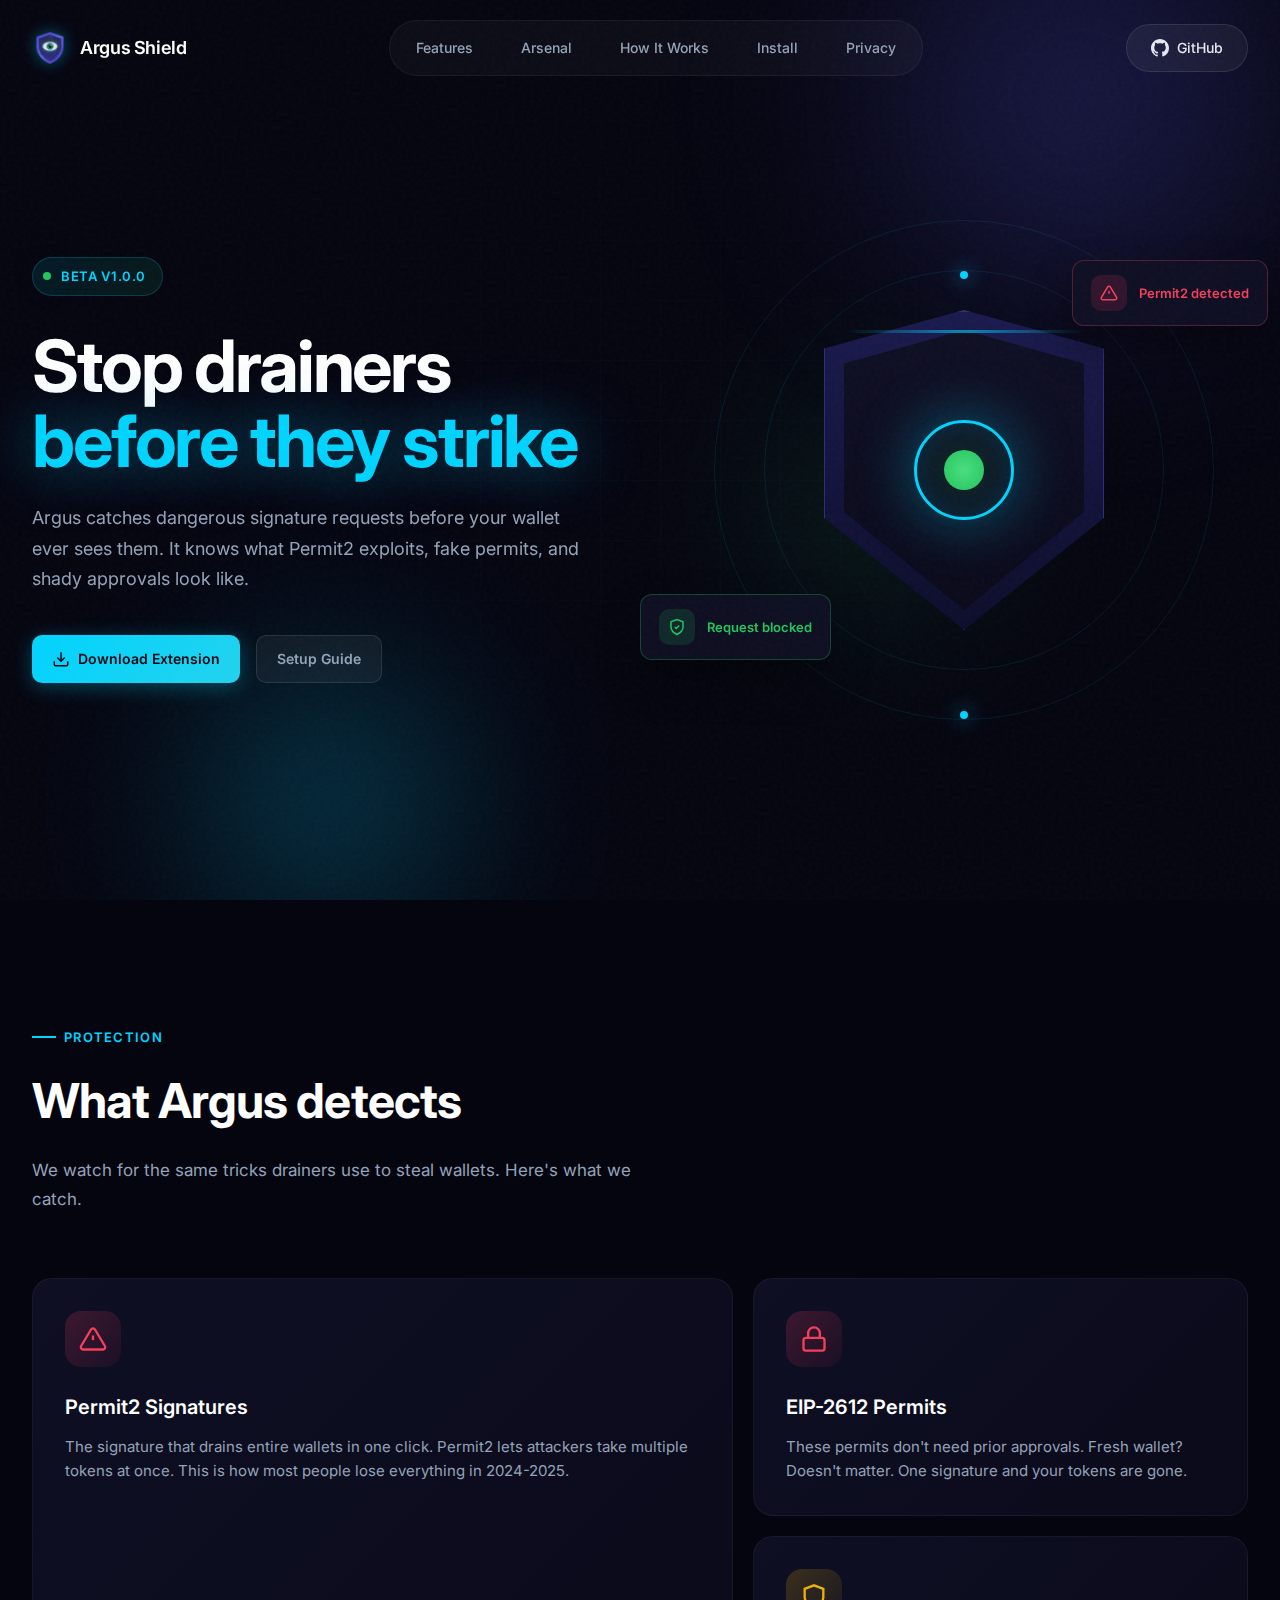
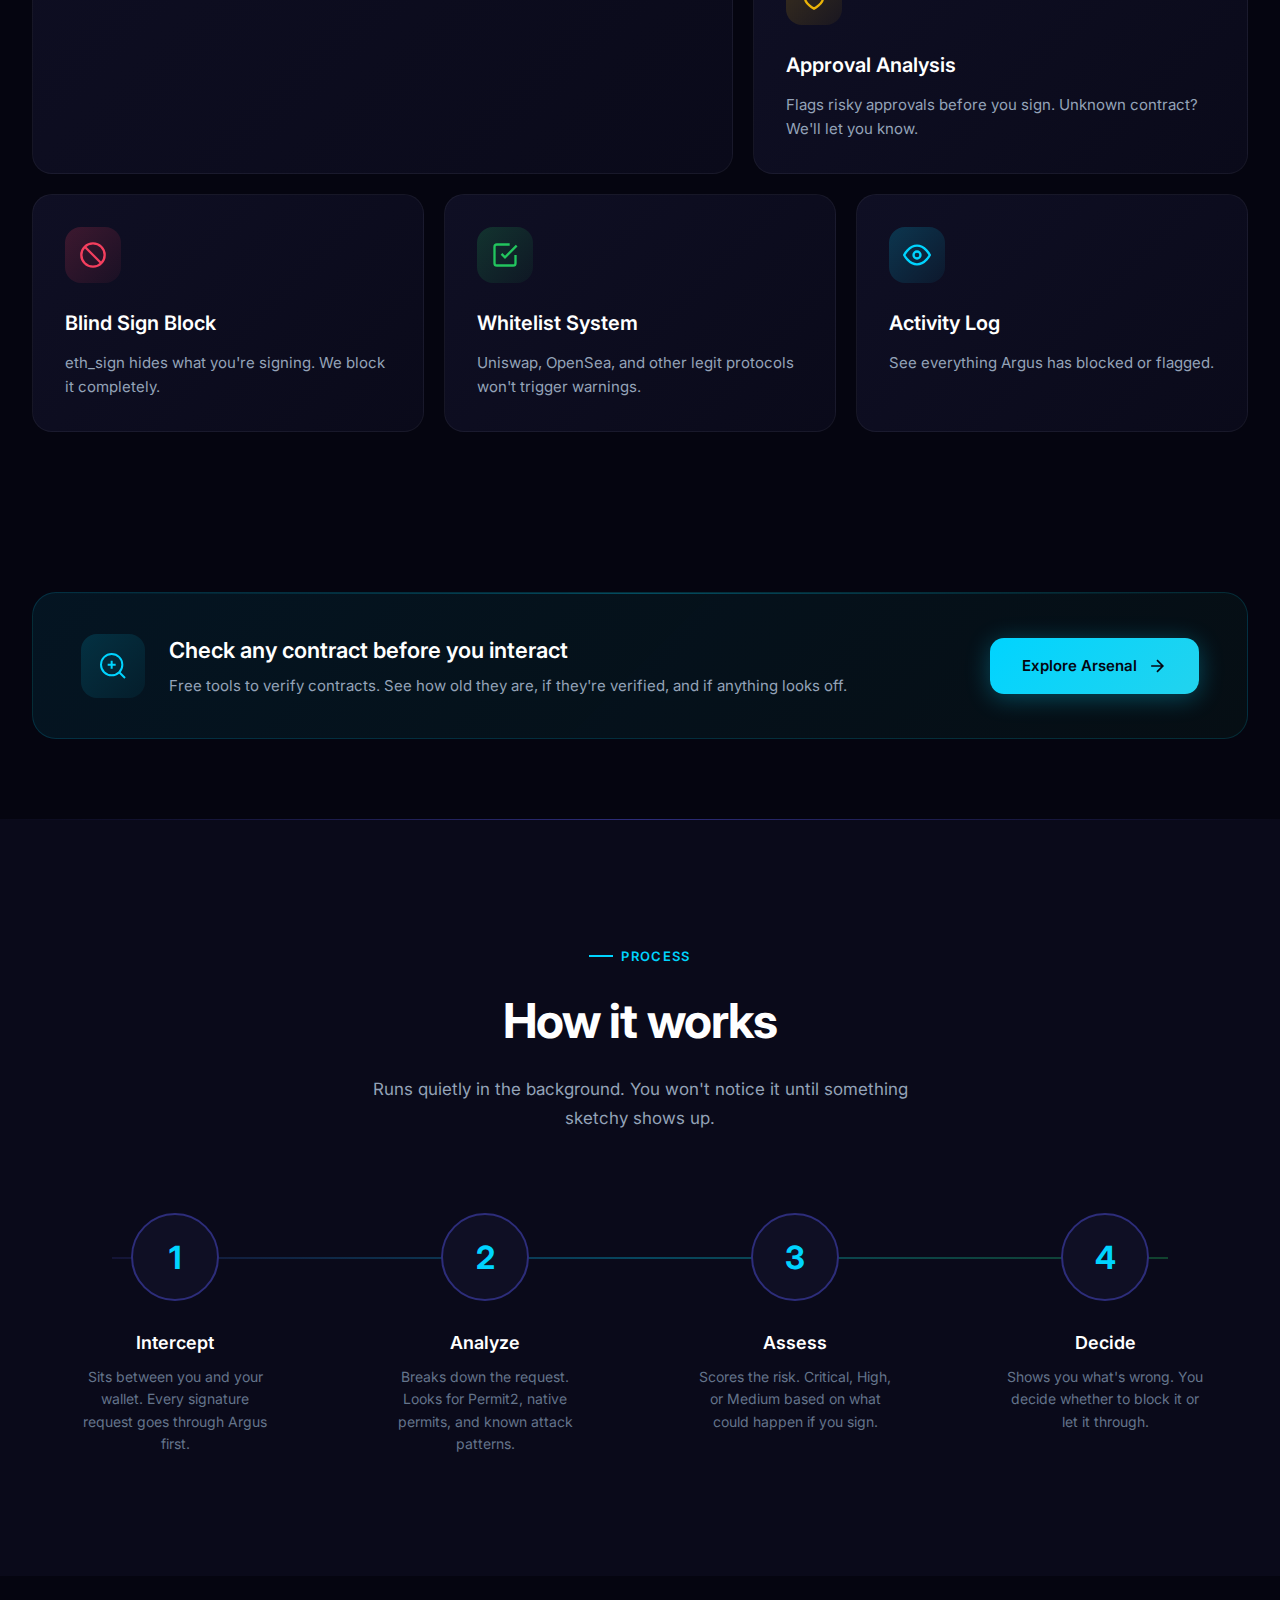
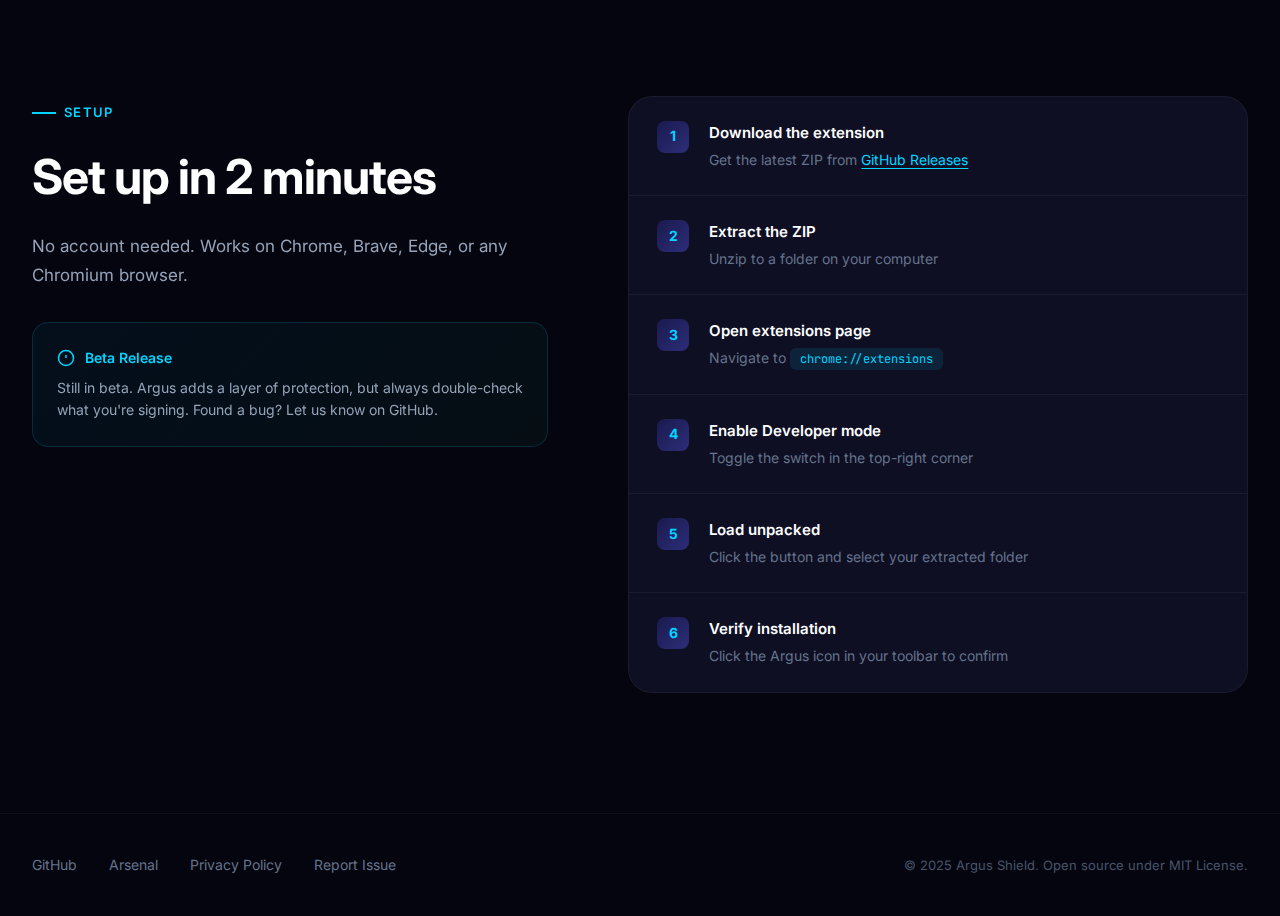
<file: index.html>
<!DOCTYPE html>
<html lang="en">
<head>
  <meta charset="UTF-8">
  <meta name="viewport" content="width=device-width, initial-scale=1.0">
  <title>Argus Shield - Web3 Wallet Security</title>
  <meta name="description" content="Real-time protection against cryptocurrency wallet drainer attacks. Open-source browser extension.">
  <link rel="icon" type="image/png" href="src/icons/icon32.png">
  <link rel="stylesheet" href="css/styles.css">
  <link rel="stylesheet" href="css/arsenal.css">
</head>
<body>
  <!-- Navigation -->
  <nav class="nav" id="nav">
    <div class="container">
      <div class="nav__inner">
        <a href="#" class="nav__brand">
          <img src="src/icons/icon32.png" alt="Argus Shield">
          <span>Argus Shield</span>
        </a>
        <div class="nav__menu">
          <a href="#features" class="nav__link">Features</a>
          <div class="nav__dropdown">
            <a href="arsenal.html" class="nav__link">Arsenal</a>
            <div class="nav__dropdown-menu">
              <a href="tools/contract-scanner.html" class="nav__dropdown-item">
                <span class="nav__dropdown-icon">🔍</span>
                Contract Scanner
              </a>
              <a href="#" class="nav__dropdown-item nav__dropdown-item--disabled">
                <span class="nav__dropdown-icon">📝</span>
                Signature Analyzer
                <span class="nav__dropdown-badge">Soon</span>
              </a>
              <a href="#" class="nav__dropdown-item nav__dropdown-item--disabled">
                <span class="nav__dropdown-icon">✓</span>
                Approval Checker
                <span class="nav__dropdown-badge">Soon</span>
              </a>
            </div>
          </div>
          <a href="#process" class="nav__link">How It Works</a>
          <a href="#install" class="nav__link">Install</a>
          <a href="privacy.html" class="nav__link">Privacy</a>
        </div>
        <a href="https://github.com/dev-prometheus/argus-shield" target="_blank" class="nav__cta">
          <svg viewBox="0 0 24 24" fill="currentColor"><path d="M12 0C5.37 0 0 5.37 0 12c0 5.31 3.435 9.795 8.205 11.385.6.105.825-.255.825-.57 0-.285-.015-1.23-.015-2.235-3.015.555-3.795-.735-4.035-1.41-.135-.345-.72-1.41-1.23-1.695-.42-.225-1.02-.78-.015-.795.945-.015 1.62.87 1.845 1.23 1.08 1.815 2.805 1.305 3.495.99.105-.78.42-1.305.765-1.605-2.67-.3-5.46-1.335-5.46-5.925 0-1.305.465-2.385 1.23-3.225-.12-.3-.54-1.53.12-3.18 0 0 1.005-.315 3.3 1.23.96-.27 1.98-.405 3-.405s2.04.135 3 .405c2.295-1.56 3.3-1.23 3.3-1.23.66 1.65.24 2.88.12 3.18.765.84 1.23 1.905 1.23 3.225 0 4.605-2.805 5.625-5.475 5.925.435.375.81 1.095.81 2.22 0 1.605-.015 2.895-.015 3.3 0 .315.225.69.825.57A12.02 12.02 0 0024 12c0-6.63-5.37-12-12-12z"/></svg>
          GitHub
        </a>
      </div>
    </div>
  </nav>

  <!-- Hero -->
  <section class="hero">
    <div class="hero__bg">
      <div class="hero__orb hero__orb--1"></div>
      <div class="hero__orb hero__orb--2"></div>
      <div class="hero__orb hero__orb--3"></div>
      <div class="hero__grid"></div>
    </div>
    
    <div class="container">
      <div class="hero__content">
        <div class="hero__text">
          <div class="hero__badge">
            <span class="hero__badge-dot"></span>
            <span class="hero__badge-text">Beta v1.0.0</span>
          </div>
          <h1 class="hero__title">
            Stop drainers
            <span>before they strike</span>
          </h1>
          <p class="hero__desc">
            Argus catches dangerous signature requests before your wallet ever sees them. It knows what Permit2 exploits, fake permits, and shady approvals look like.
          </p>
          <div class="hero__actions">
            <a href="https://github.com/dev-prometheus/argus-shield/releases" class="btn btn--primary">
              <svg viewBox="0 0 24 24" fill="none" stroke="currentColor" stroke-width="2">
                <path d="M21 15v4a2 2 0 01-2 2H5a2 2 0 01-2-2v-4"/><polyline points="7,10 12,15 17,10"/><line x1="12" y1="15" x2="12" y2="3"/>
              </svg>
              Download Extension
            </a>
            <a href="#install" class="btn btn--secondary">Setup Guide</a>
          </div>
        </div>
        
        <div class="hero__visual">
          <div class="orbit orbit--1"><div class="orbit__dot"></div></div>
          <div class="orbit orbit--2"><div class="orbit__dot"></div></div>
          
          <div class="shield">
            <div class="shield__body"></div>
            <div class="shield__inner"></div>
            <div class="shield__scan"></div>
            <div class="shield__eye">
              <div class="shield__eye-outer"></div>
              <div class="shield__eye-inner"></div>
            </div>
          </div>
          
          <div class="float-card float-card--threat">
            <div class="float-card__icon float-card__icon--danger">
              <svg viewBox="0 0 24 24" fill="none" stroke="currentColor" stroke-width="2">
                <path d="M10.29 3.86L1.82 18a2 2 0 001.71 3h16.94a2 2 0 001.71-3L13.71 3.86a2 2 0 00-3.42 0z"/>
                <line x1="12" y1="9" x2="12" y2="13"/><line x1="12" y1="17" x2="12.01" y2="17"/>
              </svg>
            </div>
            <span class="float-card__text float-card__text--danger">Permit2 detected</span>
          </div>
          
          <div class="float-card float-card--safe">
            <div class="float-card__icon float-card__icon--success">
              <svg viewBox="0 0 24 24" fill="none" stroke="currentColor" stroke-width="2">
                <path d="M12 22s8-4 8-10V5l-8-3-8 3v7c0 6 8 10 8 10z"/>
                <path d="M9 12l2 2 4-4"/>
              </svg>
            </div>
            <span class="float-card__text float-card__text--success">Request blocked</span>
          </div>
        </div>
      </div>
    </div>
  </section>

  <!-- Features - Bento Grid -->
  <section class="features" id="features">
    <div class="container">
      <div class="features__header">
        <div class="section__label">Protection</div>
        <h2 class="section__title">What Argus detects</h2>
        <p class="section__desc">We watch for the same tricks drainers use to steal wallets. Here's what we catch.</p>
      </div>
      
      <div class="bento">
        <div class="bento__item bento__item--1">
          <div class="bento__icon bento__icon--danger">
            <svg viewBox="0 0 24 24" fill="none" stroke="currentColor" stroke-width="2">
              <path d="M10.29 3.86L1.82 18a2 2 0 001.71 3h16.94a2 2 0 001.71-3L13.71 3.86a2 2 0 00-3.42 0z"/>
              <line x1="12" y1="9" x2="12" y2="13"/><line x1="12" y1="17" x2="12.01" y2="17"/>
            </svg>
          </div>
          <h3 class="bento__title">Permit2 Signatures</h3>
          <p class="bento__desc">The signature that drains entire wallets in one click. Permit2 lets attackers take multiple tokens at once. This is how most people lose everything in 2024-2025.</p>
        </div>
        
        <div class="bento__item bento__item--2">
          <div class="bento__icon bento__icon--danger">
            <svg viewBox="0 0 24 24" fill="none" stroke="currentColor" stroke-width="2">
              <rect x="3" y="11" width="18" height="11" rx="2" ry="2"/>
              <path d="M7 11V7a5 5 0 0110 0v4"/>
            </svg>
          </div>
          <h3 class="bento__title">EIP-2612 Permits</h3>
          <p class="bento__desc">These permits don't need prior approvals. Fresh wallet? Doesn't matter. One signature and your tokens are gone.</p>
        </div>
        
        <div class="bento__item bento__item--3">
          <div class="bento__icon bento__icon--warning">
            <svg viewBox="0 0 24 24" fill="none" stroke="currentColor" stroke-width="2">
              <path d="M12 22s8-4 8-10V5l-8-3-8 3v7c0 6 8 10 8 10z"/>
            </svg>
          </div>
          <h3 class="bento__title">Approval Analysis</h3>
          <p class="bento__desc">Flags risky approvals before you sign. Unknown contract? We'll let you know.</p>
        </div>
        
        <div class="bento__item bento__item--4">
          <div class="bento__icon bento__icon--danger">
            <svg viewBox="0 0 24 24" fill="none" stroke="currentColor" stroke-width="2">
              <circle cx="12" cy="12" r="10"/><line x1="4.93" y1="4.93" x2="19.07" y2="19.07"/>
            </svg>
          </div>
          <h3 class="bento__title">Blind Sign Block</h3>
          <p class="bento__desc">eth_sign hides what you're signing. We block it completely.</p>
        </div>
        
        <div class="bento__item bento__item--5">
          <div class="bento__icon bento__icon--success">
            <svg viewBox="0 0 24 24" fill="none" stroke="currentColor" stroke-width="2">
              <path d="M9 11l3 3L22 4"/><path d="M21 12v7a2 2 0 01-2 2H5a2 2 0 01-2-2V5a2 2 0 012-2h11"/>
            </svg>
          </div>
          <h3 class="bento__title">Whitelist System</h3>
          <p class="bento__desc">Uniswap, OpenSea, and other legit protocols won't trigger warnings.</p>
        </div>
        
        <div class="bento__item bento__item--6">
          <div class="bento__icon bento__icon--cyan">
            <svg viewBox="0 0 24 24" fill="none" stroke="currentColor" stroke-width="2">
              <path d="M1 12s4-8 11-8 11 8 11 8-4 8-11 8-11-8-11-8z"/>
              <circle cx="12" cy="12" r="3"/>
            </svg>
          </div>
          <h3 class="bento__title">Activity Log</h3>
          <p class="bento__desc">See everything Argus has blocked or flagged.</p>
        </div>
      </div>
    </div>
  </section>

  <!-- Arsenal CTA -->
  <section class="arsenal-cta">
    <div class="container">
      <div class="arsenal-cta__card">
        <div class="arsenal-cta__content">
          <div class="arsenal-cta__icon">
            <svg viewBox="0 0 24 24" fill="none" stroke="currentColor" stroke-width="1.5">
              <circle cx="11" cy="11" r="8"/>
              <path d="M21 21l-4.35-4.35"/>
              <path d="M11 8v6M8 11h6"/>
            </svg>
          </div>
          <div class="arsenal-cta__text">
            <h3>Check any contract before you interact</h3>
            <p>Free tools to verify contracts. See how old they are, if they're verified, and if anything looks off.</p>
          </div>
        </div>
        <a href="arsenal.html" class="arsenal-cta__btn">
          Explore Arsenal
          <svg viewBox="0 0 24 24" fill="none" stroke="currentColor" stroke-width="2">
            <path d="M5 12h14M12 5l7 7-7 7"/>
          </svg>
        </a>
      </div>
    </div>
  </section>

  <!-- Process -->
  <section class="process" id="process">
    <div class="container">
      <div class="process__header">
        <div class="section__label">Process</div>
        <h2 class="section__title">How it works</h2>
        <p class="section__desc">Runs quietly in the background. You won't notice it until something sketchy shows up.</p>
      </div>
      
      <div class="process__flow">
        <div class="process__step">
          <div class="process__num">1</div>
          <h3 class="process__title">Intercept</h3>
          <p class="process__desc">Sits between you and your wallet. Every signature request goes through Argus first.</p>
        </div>
        <div class="process__step">
          <div class="process__num">2</div>
          <h3 class="process__title">Analyze</h3>
          <p class="process__desc">Breaks down the request. Looks for Permit2, native permits, and known attack patterns.</p>
        </div>
        <div class="process__step">
          <div class="process__num">3</div>
          <h3 class="process__title">Assess</h3>
          <p class="process__desc">Scores the risk. Critical, High, or Medium based on what could happen if you sign.</p>
        </div>
        <div class="process__step">
          <div class="process__num">4</div>
          <h3 class="process__title">Decide</h3>
          <p class="process__desc">Shows you what's wrong. You decide whether to block it or let it through.</p>
        </div>
      </div>
    </div>
  </section>

  <!-- Installation -->
  <section class="install" id="install">
    <div class="container">
      <div class="install__grid">
        <div class="install__content">
          <div class="section__label">Setup</div>
          <h2 class="section__title">Set up in 2 minutes</h2>
          <p class="section__desc">No account needed. Works on Chrome, Brave, Edge, or any Chromium browser.</p>
          
          <div class="notice">
            <div class="notice__title">
              <svg viewBox="0 0 24 24" fill="none" stroke="currentColor" stroke-width="2">
                <circle cx="12" cy="12" r="10"/><line x1="12" y1="8" x2="12" y2="12"/><line x1="12" y1="16" x2="12.01" y2="16"/>
              </svg>
              Beta Release
            </div>
            <p class="notice__text">Still in beta. Argus adds a layer of protection, but always double-check what you're signing. Found a bug? Let us know on GitHub.</p>
          </div>
        </div>
        
        <div class="install__steps">
          <div class="install__step">
            <div class="install__step-num">1</div>
            <div class="install__step-content">
              <h4>Download the extension</h4>
              <p>Get the latest ZIP from <a href="https://github.com/dev-prometheus/argus-shield/releases" target="_blank">GitHub Releases</a></p>
            </div>
          </div>
          <div class="install__step">
            <div class="install__step-num">2</div>
            <div class="install__step-content">
              <h4>Extract the ZIP</h4>
              <p>Unzip to a folder on your computer</p>
            </div>
          </div>
          <div class="install__step">
            <div class="install__step-num">3</div>
            <div class="install__step-content">
              <h4>Open extensions page</h4>
              <p>Navigate to <code>chrome://extensions</code></p>
            </div>
          </div>
          <div class="install__step">
            <div class="install__step-num">4</div>
            <div class="install__step-content">
              <h4>Enable Developer mode</h4>
              <p>Toggle the switch in the top-right corner</p>
            </div>
          </div>
          <div class="install__step">
            <div class="install__step-num">5</div>
            <div class="install__step-content">
              <h4>Load unpacked</h4>
              <p>Click the button and select your extracted folder</p>
            </div>
          </div>
          <div class="install__step">
            <div class="install__step-num">6</div>
            <div class="install__step-content">
              <h4>Verify installation</h4>
              <p>Click the Argus icon in your toolbar to confirm</p>
            </div>
          </div>
        </div>
      </div>
    </div>
  </section>

  <!-- Footer -->
  <footer class="footer">
    <div class="container">
      <div class="footer__inner">
        <div class="footer__links">
          <a href="https://github.com/dev-prometheus/argus-shield" target="_blank" class="footer__link">GitHub</a>
          <a href="arsenal.html" class="footer__link">Arsenal</a>
          <a href="privacy.html" class="footer__link">Privacy Policy</a>
          <a href="https://github.com/dev-prometheus/argus-shield/issues" target="_blank" class="footer__link">Report Issue</a>
        </div>
        <div class="footer__copy">© 2025 Argus Shield. Open source under MIT License.</div>
      </div>
    </div>
  </footer>

  <script>
    // Nav scroll
    const nav = document.getElementById('nav');
    let lastScroll = 0;
    
    window.addEventListener('scroll', () => {
      nav.classList.toggle('scrolled', window.scrollY > 50);
    });
    
    // Smooth scroll for anchor links
    document.querySelectorAll('a[href^="#"]').forEach(anchor => {
      anchor.addEventListener('click', function(e) {
        e.preventDefault();
        const target = document.querySelector(this.getAttribute('href'));
        if (target) {
          target.scrollIntoView({ behavior: 'smooth', block: 'start' });
        }
      });
    });
  </script>
</body>
</html>
</file>
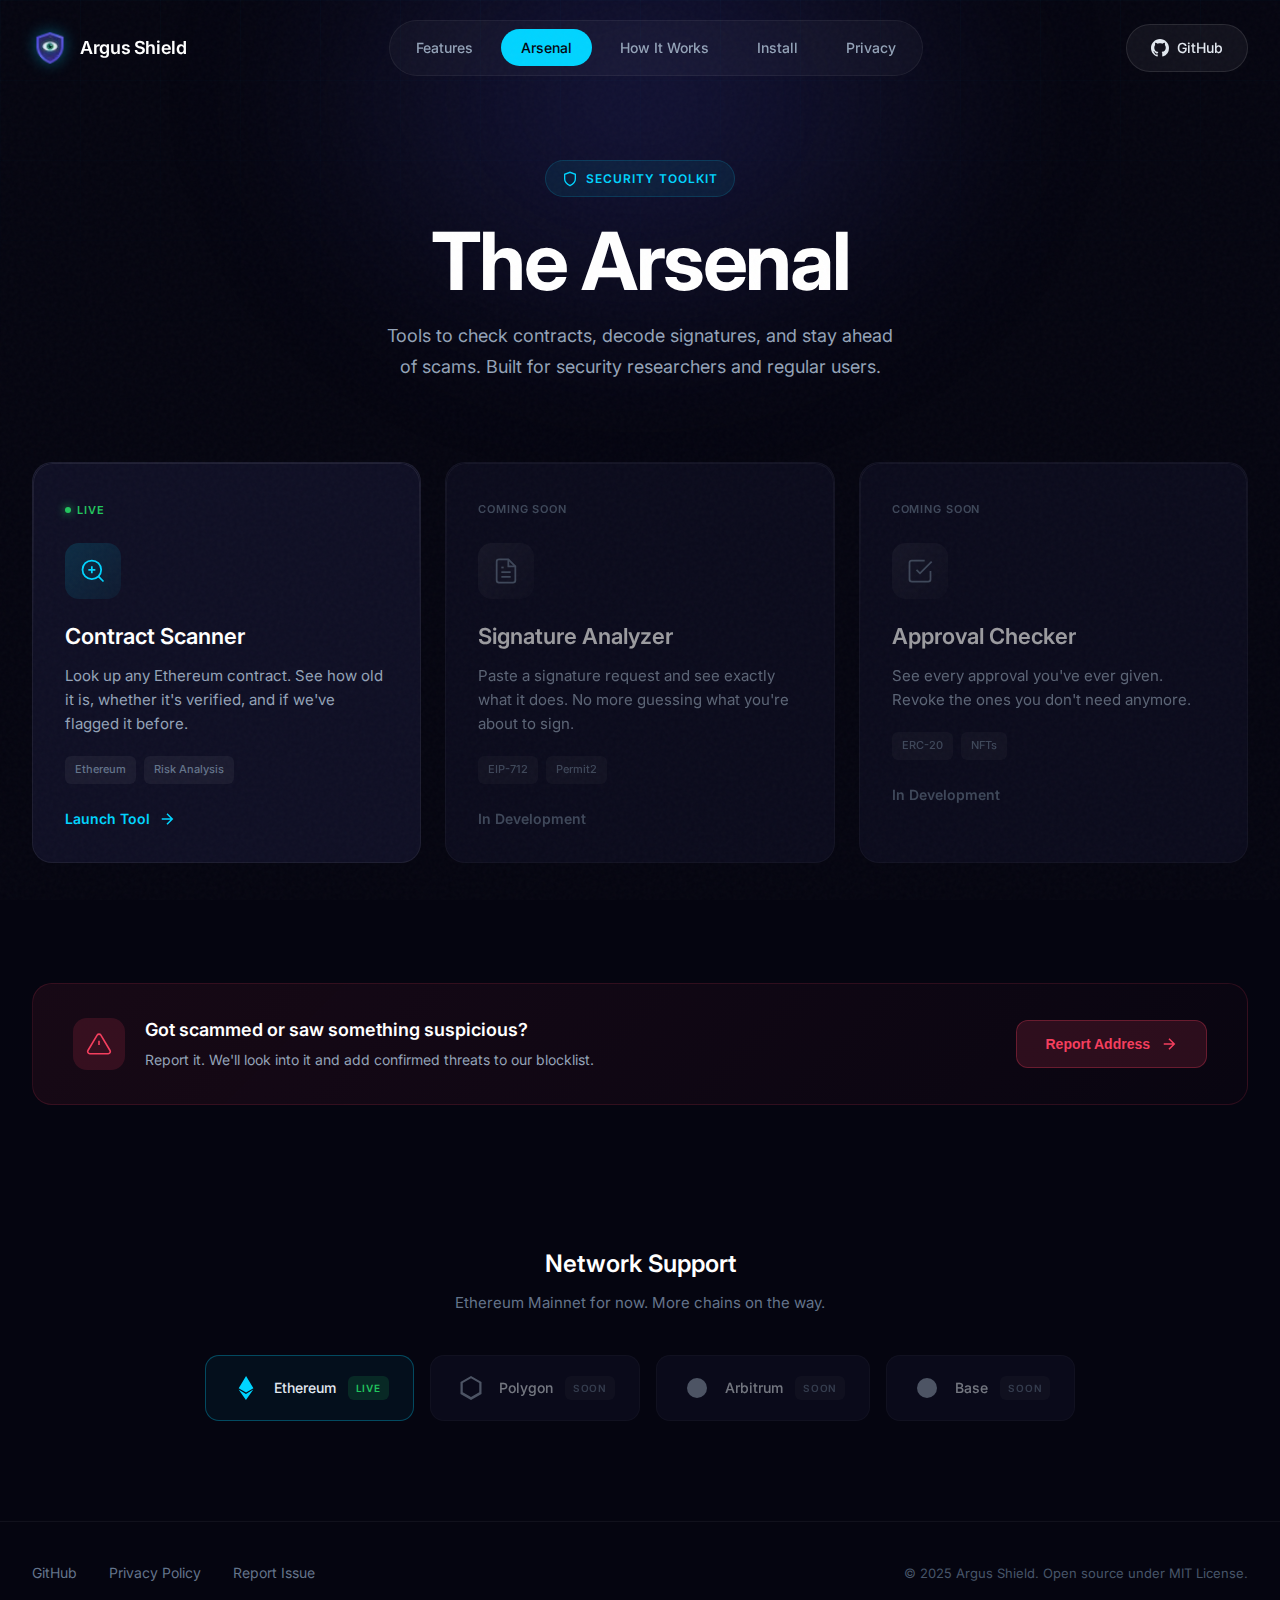
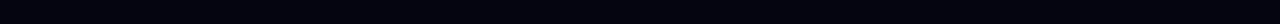
<file: arsenal.html>
<!DOCTYPE html>
<html lang="en">
<head>
  <meta charset="UTF-8">
  <meta name="viewport" content="width=device-width, initial-scale=1.0">
  <title>Arsenal - Argus Shield Security Tools</title>
  <meta name="description" content="Web3 security tools to analyze contracts, decode signatures, and protect your assets. Free and open-source.">
  <link rel="icon" type="image/png" href="src/icons/icon32.png">
  <link rel="stylesheet" href="css/styles.css">
  <link rel="stylesheet" href="css/arsenal.css">
</head>
<body>
  <!-- Navigation -->
  <nav class="nav" id="nav">
    <div class="container">
      <div class="nav__inner">
        <a href="index.html" class="nav__brand">
          <img src="src/icons/icon32.png" alt="Argus Shield">
          <span>Argus Shield</span>
        </a>
        <div class="nav__menu">
          <a href="index.html#features" class="nav__link">Features</a>
          <div class="nav__dropdown">
            <a href="arsenal.html" class="nav__link nav__link--active">Arsenal</a>
            <div class="nav__dropdown-menu">
              <a href="tools/contract-scanner.html" class="nav__dropdown-item">
                <span class="nav__dropdown-icon">🔍</span>
                Contract Scanner
              </a>
              <a href="#" class="nav__dropdown-item nav__dropdown-item--disabled">
                <span class="nav__dropdown-icon">📝</span>
                Signature Analyzer
                <span class="nav__dropdown-badge">Soon</span>
              </a>
              <a href="#" class="nav__dropdown-item nav__dropdown-item--disabled">
                <span class="nav__dropdown-icon">✓</span>
                Approval Checker
                <span class="nav__dropdown-badge">Soon</span>
              </a>
            </div>
          </div>
          <a href="index.html#process" class="nav__link">How It Works</a>
          <a href="index.html#install" class="nav__link">Install</a>
          <a href="privacy.html" class="nav__link">Privacy</a>
        </div>
        <a href="https://github.com/dev-prometheus/argus-shield" target="_blank" class="nav__cta">
          <svg viewBox="0 0 24 24" fill="currentColor"><path d="M12 0C5.37 0 0 5.37 0 12c0 5.31 3.435 9.795 8.205 11.385.6.105.825-.255.825-.57 0-.285-.015-1.23-.015-2.235-3.015.555-3.795-.735-4.035-1.41-.135-.345-.72-1.41-1.23-1.695-.42-.225-1.02-.78-.015-.795.945-.015 1.62.87 1.845 1.23 1.08 1.815 2.805 1.305 3.495.99.105-.78.42-1.305.765-1.605-2.67-.3-5.46-1.335-5.46-5.925 0-1.305.465-2.385 1.23-3.225-.12-.3-.54-1.53.12-3.18 0 0 1.005-.315 3.3 1.23.96-.27 1.98-.405 3-.405s2.04.135 3 .405c2.295-1.56 3.3-1.23 3.3-1.23.66 1.65.24 2.88.12 3.18.765.84 1.23 1.905 1.23 3.225 0 4.605-2.805 5.625-5.475 5.925.435.375.81 1.095.81 2.22 0 1.605-.015 2.895-.015 3.3 0 .315.225.69.825.57A12.02 12.02 0 0024 12c0-6.63-5.37-12-12-12z"/></svg>
          GitHub
        </a>
      </div>
    </div>
  </nav>

  <!-- Hero -->
  <section class="arsenal-hero">
    <div class="arsenal-hero__bg">
      <div class="arsenal-hero__gradient"></div>
      <div class="arsenal-hero__grid"></div>
    </div>
    
    <div class="container">
      <div class="arsenal-hero__content">
        <div class="arsenal-hero__label">
          <span class="arsenal-hero__label-icon">
            <svg viewBox="0 0 24 24" fill="none" stroke="currentColor" stroke-width="2">
              <path d="M12 22s8-4 8-10V5l-8-3-8 3v7c0 6 8 10 8 10z"/>
            </svg>
          </span>
          Security Toolkit
        </div>
        <h1 class="arsenal-hero__title">The Arsenal</h1>
        <p class="arsenal-hero__desc">
          Tools to check contracts, decode signatures, and stay ahead of scams. 
          Built for security researchers and regular users.
        </p>
      </div>
    </div>
  </section>

  <!-- Tools Grid -->
  <section class="tools-section">
    <div class="container">
      <div class="tools-grid">
        
        <!-- Contract Scanner - Active -->
        <a href="tools/contract-scanner.html" class="tool-card tool-card--active">
          <div class="tool-card__status">
            <span class="tool-card__status-dot"></span>
            Live
          </div>
          <div class="tool-card__icon">
            <svg viewBox="0 0 24 24" fill="none" stroke="currentColor" stroke-width="1.5">
              <circle cx="11" cy="11" r="8"/>
              <path d="M21 21l-4.35-4.35"/>
              <path d="M11 8v6M8 11h6"/>
            </svg>
          </div>
          <h3 class="tool-card__title">Contract Scanner</h3>
          <p class="tool-card__desc">
            Look up any Ethereum contract. See how old it is, whether it's verified, and if we've flagged it before.
          </p>
          <div class="tool-card__tags">
            <span class="tool-card__tag">Ethereum</span>
            <span class="tool-card__tag">Risk Analysis</span>
          </div>
          <div class="tool-card__action">
            Launch Tool
            <svg viewBox="0 0 24 24" fill="none" stroke="currentColor" stroke-width="2">
              <path d="M5 12h14M12 5l7 7-7 7"/>
            </svg>
          </div>
        </a>

        <!-- Signature Analyzer - Coming Soon -->
        <div class="tool-card tool-card--soon">
          <div class="tool-card__status tool-card__status--soon">
            Coming Soon
          </div>
          <div class="tool-card__icon">
            <svg viewBox="0 0 24 24" fill="none" stroke="currentColor" stroke-width="1.5">
              <path d="M14 2H6a2 2 0 00-2 2v16a2 2 0 002 2h12a2 2 0 002-2V8z"/>
              <polyline points="14,2 14,8 20,8"/>
              <line x1="16" y1="13" x2="8" y2="13"/>
              <line x1="16" y1="17" x2="8" y2="17"/>
              <polyline points="10,9 9,9 8,9"/>
            </svg>
          </div>
          <h3 class="tool-card__title">Signature Analyzer</h3>
          <p class="tool-card__desc">
            Paste a signature request and see exactly what it does. No more guessing what you're about to sign.
          </p>
          <div class="tool-card__tags">
            <span class="tool-card__tag">EIP-712</span>
            <span class="tool-card__tag">Permit2</span>
          </div>
          <div class="tool-card__action tool-card__action--disabled">
            In Development
          </div>
        </div>

        <!-- Approval Checker - Coming Soon -->
        <div class="tool-card tool-card--soon">
          <div class="tool-card__status tool-card__status--soon">
            Coming Soon
          </div>
          <div class="tool-card__icon">
            <svg viewBox="0 0 24 24" fill="none" stroke="currentColor" stroke-width="1.5">
              <path d="M9 11l3 3L22 4"/>
              <path d="M21 12v7a2 2 0 01-2 2H5a2 2 0 01-2-2V5a2 2 0 012-2h11"/>
            </svg>
          </div>
          <h3 class="tool-card__title">Approval Checker</h3>
          <p class="tool-card__desc">
            See every approval you've ever given. Revoke the ones you don't need anymore.
          </p>
          <div class="tool-card__tags">
            <span class="tool-card__tag">ERC-20</span>
            <span class="tool-card__tag">NFTs</span>
          </div>
          <div class="tool-card__action tool-card__action--disabled">
            In Development
          </div>
        </div>

      </div>
    </div>
  </section>

  <!-- Report Section -->
  <section class="report-section">
    <div class="container">
      <div class="report-card">
        <div class="report-card__content">
          <div class="report-card__icon">
            <svg viewBox="0 0 24 24" fill="none" stroke="currentColor" stroke-width="1.5">
              <path d="M10.29 3.86L1.82 18a2 2 0 001.71 3h16.94a2 2 0 001.71-3L13.71 3.86a2 2 0 00-3.42 0z"/>
              <line x1="12" y1="9" x2="12" y2="13"/>
              <line x1="12" y1="17" x2="12.01" y2="17"/>
            </svg>
          </div>
          <div class="report-card__text">
            <h3>Got scammed or saw something suspicious?</h3>
            <p>Report it. We'll look into it and add confirmed threats to our blocklist.</p>
          </div>
        </div>
        <button class="report-card__btn" id="openReportModal">
          Report Address
          <svg viewBox="0 0 24 24" fill="none" stroke="currentColor" stroke-width="2">
            <path d="M5 12h14M12 5l7 7-7 7"/>
          </svg>
        </button>
      </div>
    </div>
  </section>

  <!-- Network Support -->
  <section class="networks-section">
    <div class="container">
      <div class="networks-header">
        <h2 class="networks-title">Network Support</h2>
        <p class="networks-desc">Ethereum Mainnet for now. More chains on the way.</p>
      </div>
      <div class="networks-grid">
        <div class="network-item network-item--active">
          <div class="network-item__icon">
            <svg viewBox="0 0 24 24" fill="currentColor">
              <path d="M11.944 17.97L4.58 13.62 11.943 24l7.37-10.38-7.372 4.35h.003zM12.056 0L4.69 12.223l7.365 4.354 7.365-4.35L12.056 0z"/>
            </svg>
          </div>
          <span class="network-item__name">Ethereum</span>
          <span class="network-item__status">Live</span>
        </div>
        <div class="network-item network-item--soon">
          <div class="network-item__icon">
            <svg viewBox="0 0 24 24" fill="currentColor">
              <path d="M12 0L1.5 6v12L12 24l10.5-6V6L12 0zm0 2.18l8.25 4.72v9.46L12 21.08l-8.25-4.72V6.9L12 2.18z"/>
            </svg>
          </div>
          <span class="network-item__name">Polygon</span>
          <span class="network-item__status">Soon</span>
        </div>
        <div class="network-item network-item--soon">
          <div class="network-item__icon">
            <svg viewBox="0 0 24 24" fill="currentColor">
              <circle cx="12" cy="12" r="10"/>
            </svg>
          </div>
          <span class="network-item__name">Arbitrum</span>
          <span class="network-item__status">Soon</span>
        </div>
        <div class="network-item network-item--soon">
          <div class="network-item__icon">
            <svg viewBox="0 0 24 24" fill="currentColor">
              <circle cx="12" cy="12" r="10"/>
            </svg>
          </div>
          <span class="network-item__name">Base</span>
          <span class="network-item__status">Soon</span>
        </div>
      </div>
    </div>
  </section>

  <!-- Footer -->
  <footer class="footer">
    <div class="container">
      <div class="footer__inner">
        <div class="footer__links">
          <a href="https://github.com/dev-prometheus/argus-shield" target="_blank" class="footer__link">GitHub</a>
          <a href="privacy.html" class="footer__link">Privacy Policy</a>
          <a href="https://github.com/dev-prometheus/argus-shield/issues" target="_blank" class="footer__link">Report Issue</a>
        </div>
        <div class="footer__copy">© 2025 Argus Shield. Open source under MIT License.</div>
      </div>
    </div>
  </footer>

  <!-- Report Modal -->
  <div class="modal" id="reportModal">
    <div class="modal__backdrop"></div>
    <div class="modal__container">
      <div class="modal__header">
        <h3 class="modal__title">Report Suspicious Address</h3>
        <button class="modal__close" id="closeReportModal">
          <svg viewBox="0 0 24 24" fill="none" stroke="currentColor" stroke-width="2">
            <line x1="18" y1="6" x2="6" y2="18"/>
            <line x1="6" y1="6" x2="18" y2="18"/>
          </svg>
        </button>
      </div>
      <form class="modal__body" id="reportForm">
        <p class="modal__desc">
          Found a drainer site or got hit by a scam? Drop the address here. We review every report.
        </p>
        
        <div class="form-group">
          <label class="form-label" for="reportAddress">Contract or Wallet Address <span class="required">*</span></label>
          <input 
            type="text" 
            class="form-input" 
            id="reportAddress" 
            placeholder="0x..." 
            required
            pattern="^0x[a-fA-F0-9]{40}$"
          >
          <span class="form-hint">Enter a valid Ethereum address (0x...)</span>
        </div>
        
        <div class="form-group">
          <label class="form-label" for="reportDescription">What happened?</label>
          <textarea 
            class="form-textarea" 
            id="reportDescription" 
            placeholder="Describe the scam or suspicious behavior..."
            rows="3"
          ></textarea>
        </div>
        
        <div class="form-group">
          <label class="form-label" for="reportEmail">Your email <span class="optional">(optional)</span></label>
          <input 
            type="email" 
            class="form-input" 
            id="reportEmail" 
            placeholder="For follow-up if needed"
          >
        </div>
        
        <div class="modal__footer">
          <button type="button" class="btn btn--secondary" id="cancelReport">Cancel</button>
          <button type="submit" class="btn btn--primary">
            <svg viewBox="0 0 24 24" fill="none" stroke="currentColor" stroke-width="2">
              <path d="M22 2L11 13M22 2l-7 20-4-9-9-4 20-7z"/>
            </svg>
            Submit Report
          </button>
        </div>
      </form>
      
      <!-- Success State -->
      <div class="modal__success" id="reportSuccess" style="display: none;">
        <div class="modal__success-icon">
          <svg viewBox="0 0 24 24" fill="none" stroke="currentColor" stroke-width="2">
            <path d="M22 11.08V12a10 10 0 11-5.93-9.14"/>
            <polyline points="22,4 12,14.01 9,11.01"/>
          </svg>
        </div>
        <h4>Got it</h4>
        <p>Thanks for the heads up. We'll check it out.</p>
        <button class="btn btn--secondary" id="closeSuccessModal">Close</button>
      </div>
    </div>
  </div>

  <script src="js/report.js"></script>
  <script>
    // Nav scroll effect
    const nav = document.getElementById('nav');
    window.addEventListener('scroll', () => {
      nav.classList.toggle('scrolled', window.scrollY > 50);
    });
  </script>
</body>
</html>
</file>
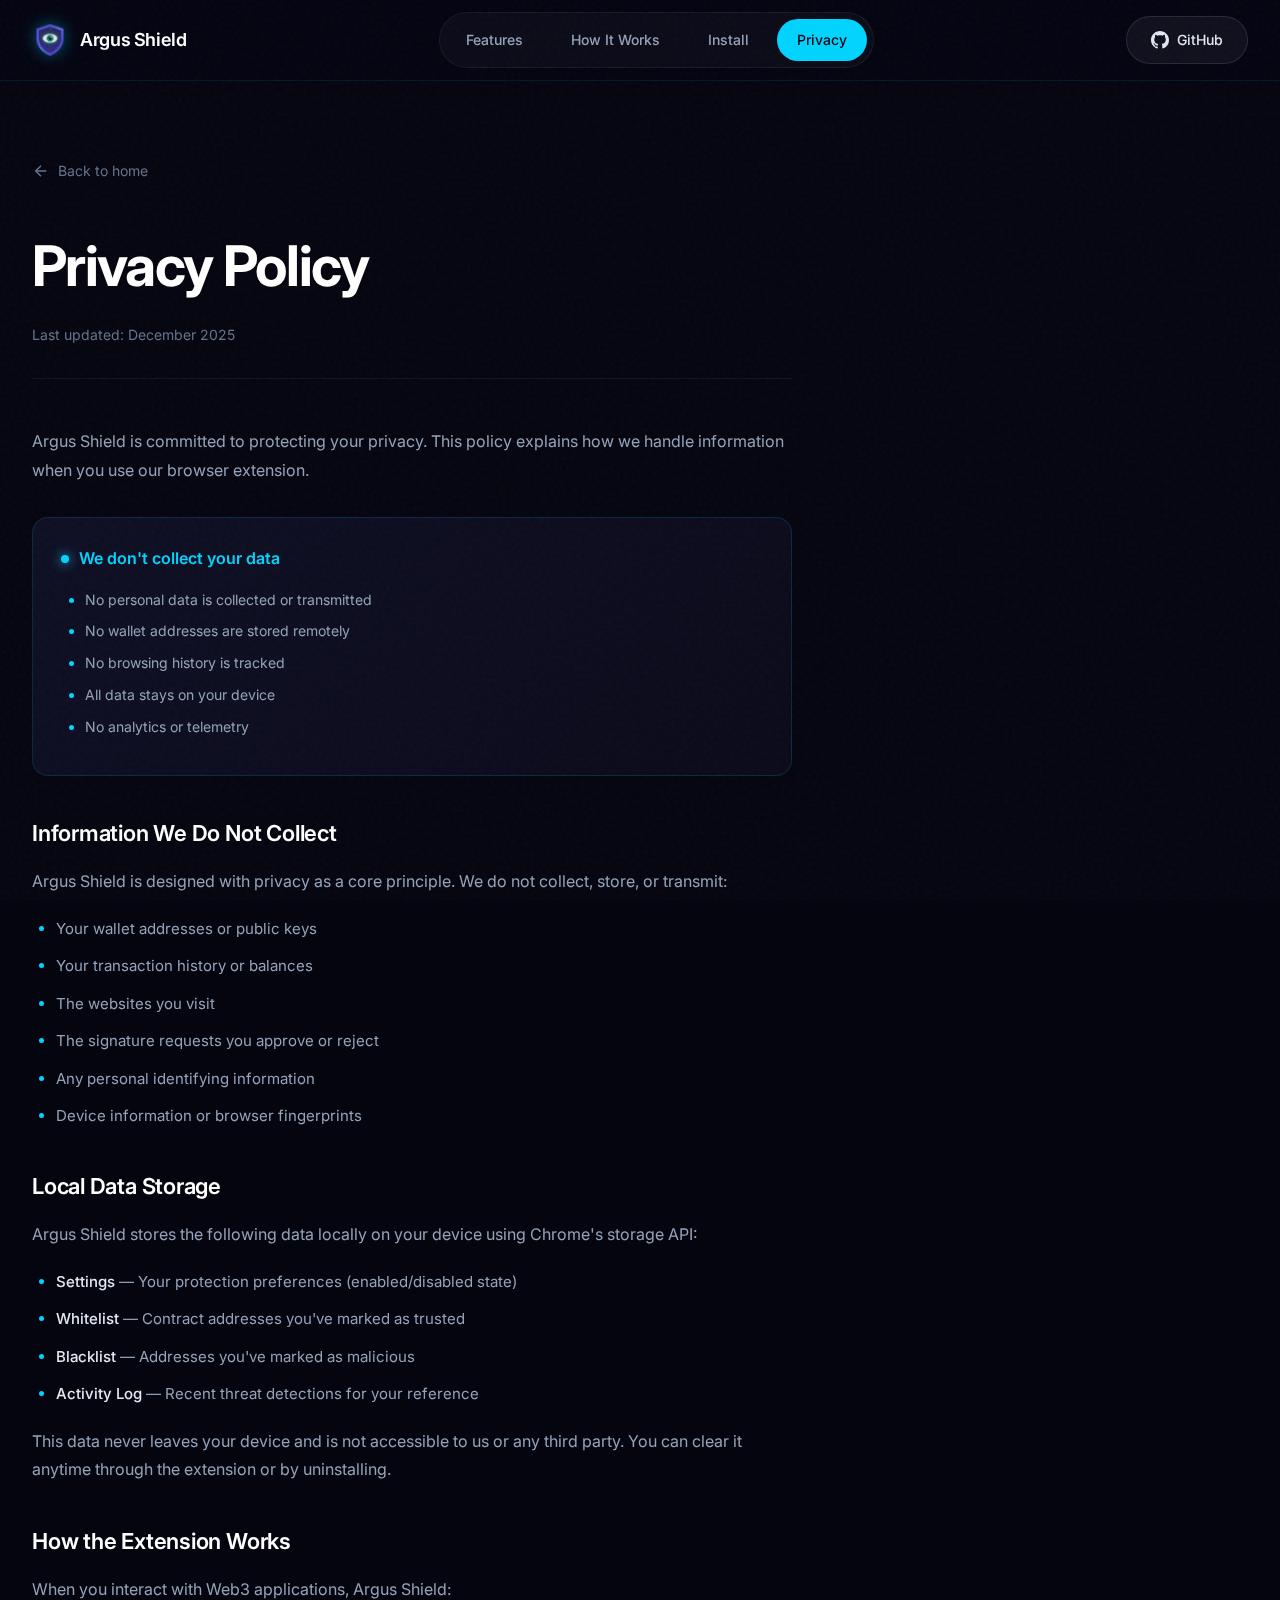
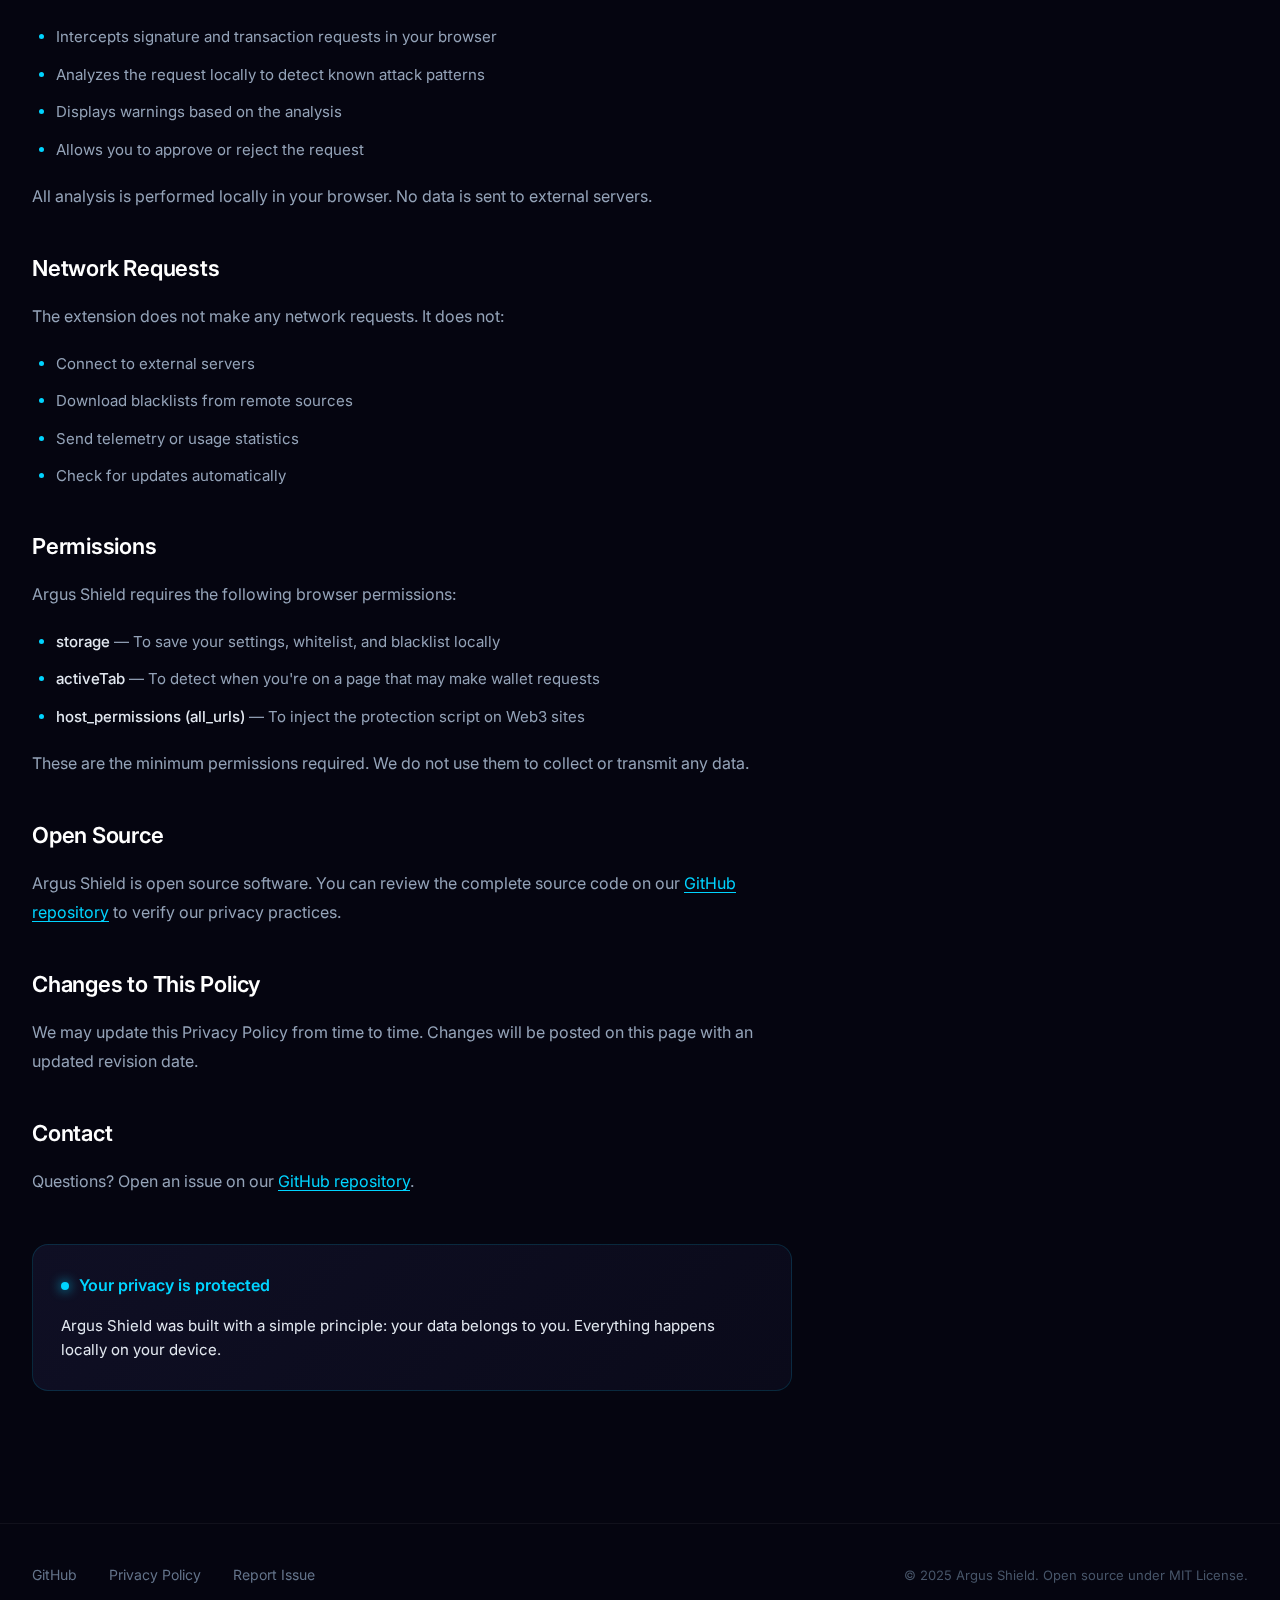
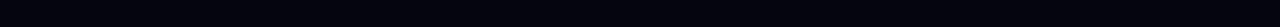
<file: privacy.html>
<!DOCTYPE html>
<html lang="en">
<head>
  <meta charset="UTF-8">
  <meta name="viewport" content="width=device-width, initial-scale=1.0">
  <title>Privacy Policy - Argus Shield</title>
  <link rel="icon" type="image/png" href="src/icons/icon32.png">
  <link rel="stylesheet" href="css/styles.css">
  <style>
    .privacy-page {
      padding: 160px 0 100px;
      min-height: 100vh;
    }
    
    .privacy__back {
      display: inline-flex;
      align-items: center;
      gap: 8px;
      font-size: 14px;
      color: var(--text-muted);
      margin-bottom: 40px;
      transition: color 0.3s;
    }
    
    .privacy__back:hover {
      color: var(--cyan-glow);
    }
    
    .privacy__back svg {
      width: 18px;
      height: 18px;
    }
    
    .privacy__header {
      margin-bottom: 48px;
      padding-bottom: 32px;
      border-bottom: 1px solid rgba(255, 255, 255, 0.06);
    }
    
    .privacy__title {
      font-size: clamp(36px, 5vw, 56px);
      font-weight: 700;
      letter-spacing: -0.03em;
      color: var(--text-bright);
      margin-bottom: 12px;
    }
    
    .privacy__updated {
      font-size: 14px;
      color: var(--text-muted);
    }
    
    .privacy__content {
      max-width: 760px;
    }
    
    .privacy__section {
      margin-bottom: 40px;
    }
    
    .privacy__section h2 {
      font-size: 22px;
      font-weight: 600;
      color: var(--text-bright);
      margin-bottom: 16px;
      letter-spacing: -0.01em;
    }
    
    .privacy__section p {
      font-size: 16px;
      color: var(--text-secondary);
      line-height: 1.8;
      margin-bottom: 16px;
    }
    
    .privacy__section ul {
      margin: 20px 0;
      padding-left: 24px;
    }
    
    .privacy__section li {
      font-size: 15px;
      color: var(--text-secondary);
      line-height: 1.7;
      margin-bottom: 12px;
      position: relative;
    }
    
    .privacy__section li::marker {
      color: var(--cyan-glow);
    }
    
    .privacy__section li strong {
      color: var(--text-primary);
      font-weight: 500;
    }
    
    .privacy__section a {
      color: var(--cyan-glow);
      text-decoration: underline;
      text-underline-offset: 3px;
      transition: color 0.2s;
    }
    
    .privacy__section a:hover {
      color: var(--cyan-soft);
    }
    
    .privacy__highlight {
      padding: 28px;
      background: linear-gradient(135deg, var(--bg-surface) 0%, var(--bg-deep) 100%);
      border: 1px solid rgba(0, 212, 255, 0.15);
      border-radius: 16px;
      margin: 32px 0;
    }
    
    .privacy__highlight h3 {
      font-size: 16px;
      font-weight: 600;
      color: var(--cyan-glow);
      margin-bottom: 16px;
      display: flex;
      align-items: center;
      gap: 10px;
    }
    
    .privacy__highlight h3::before {
      content: '';
      width: 8px;
      height: 8px;
      background: var(--cyan-glow);
      border-radius: 50%;
      box-shadow: 0 0 12px var(--cyan-glow);
    }
    
    .privacy__highlight ul {
      margin: 0;
      padding-left: 24px;
    }
    
    .privacy__highlight li {
      font-size: 14px;
      margin-bottom: 8px;
    }
    
    .privacy__highlight p {
      font-size: 15px;
      margin: 0;
    }
  </style>
</head>
<body>
  <!-- Navigation -->
  <nav class="nav scrolled">
    <div class="container">
      <div class="nav__inner">
        <a href="index.html" class="nav__brand">
          <img src="src/icons/icon32.png" alt="Argus Shield">
          <span>Argus Shield</span>
        </a>
        <div class="nav__menu">
          <a href="index.html#features" class="nav__link">Features</a>
          <a href="index.html#process" class="nav__link">How It Works</a>
          <a href="index.html#install" class="nav__link">Install</a>
          <a href="privacy.html" class="nav__link nav__link--active">Privacy</a>
        </div>
        <a href="https://github.com/dev-prometheus/argus-shield" target="_blank" class="nav__cta">
          <svg viewBox="0 0 24 24" fill="currentColor"><path d="M12 0C5.37 0 0 5.37 0 12c0 5.31 3.435 9.795 8.205 11.385.6.105.825-.255.825-.57 0-.285-.015-1.23-.015-2.235-3.015.555-3.795-.735-4.035-1.41-.135-.345-.72-1.41-1.23-1.695-.42-.225-1.02-.78-.015-.795.945-.015 1.62.87 1.845 1.23 1.08 1.815 2.805 1.305 3.495.99.105-.78.42-1.305.765-1.605-2.67-.3-5.46-1.335-5.46-5.925 0-1.305.465-2.385 1.23-3.225-.12-.3-.54-1.53.12-3.18 0 0 1.005-.315 3.3 1.23.96-.27 1.98-.405 3-.405s2.04.135 3 .405c2.295-1.56 3.3-1.23 3.3-1.23.66 1.65.24 2.88.12 3.18.765.84 1.23 1.905 1.23 3.225 0 4.605-2.805 5.625-5.475 5.925.435.375.81 1.095.81 2.22 0 1.605-.015 2.895-.015 3.3 0 .315.225.69.825.57A12.02 12.02 0 0024 12c0-6.63-5.37-12-12-12z"/></svg>
          GitHub
        </a>
      </div>
    </div>
  </nav>

  <!-- Privacy Content -->
  <section class="privacy-page">
    <div class="container">
      <div class="privacy__content">
        <a href="index.html" class="privacy__back">
          <svg viewBox="0 0 24 24" fill="none" stroke="currentColor" stroke-width="2">
            <path d="M19 12H5M12 19l-7-7 7-7"/>
          </svg>
          Back to home
        </a>
        
        <div class="privacy__header">
          <h1 class="privacy__title">Privacy Policy</h1>
          <p class="privacy__updated">Last updated: December 2025</p>
        </div>

        <div class="privacy__section">
          <p>Argus Shield is committed to protecting your privacy. This policy explains how we handle information when you use our browser extension.</p>
          
          <div class="privacy__highlight">
            <h3>We don't collect your data</h3>
            <ul>
              <li>No personal data is collected or transmitted</li>
              <li>No wallet addresses are stored remotely</li>
              <li>No browsing history is tracked</li>
              <li>All data stays on your device</li>
              <li>No analytics or telemetry</li>
            </ul>
          </div>
        </div>

        <div class="privacy__section">
          <h2>Information We Do Not Collect</h2>
          <p>Argus Shield is designed with privacy as a core principle. We do not collect, store, or transmit:</p>
          <ul>
            <li>Your wallet addresses or public keys</li>
            <li>Your transaction history or balances</li>
            <li>The websites you visit</li>
            <li>The signature requests you approve or reject</li>
            <li>Any personal identifying information</li>
            <li>Device information or browser fingerprints</li>
          </ul>
        </div>

        <div class="privacy__section">
          <h2>Local Data Storage</h2>
          <p>Argus Shield stores the following data locally on your device using Chrome's storage API:</p>
          <ul>
            <li><strong>Settings</strong> — Your protection preferences (enabled/disabled state)</li>
            <li><strong>Whitelist</strong> — Contract addresses you've marked as trusted</li>
            <li><strong>Blacklist</strong> — Addresses you've marked as malicious</li>
            <li><strong>Activity Log</strong> — Recent threat detections for your reference</li>
          </ul>
          <p>This data never leaves your device and is not accessible to us or any third party. You can clear it anytime through the extension or by uninstalling.</p>
        </div>

        <div class="privacy__section">
          <h2>How the Extension Works</h2>
          <p>When you interact with Web3 applications, Argus Shield:</p>
          <ul>
            <li>Intercepts signature and transaction requests in your browser</li>
            <li>Analyzes the request locally to detect known attack patterns</li>
            <li>Displays warnings based on the analysis</li>
            <li>Allows you to approve or reject the request</li>
          </ul>
          <p>All analysis is performed locally in your browser. No data is sent to external servers.</p>
        </div>

        <div class="privacy__section">
          <h2>Network Requests</h2>
          <p>The extension does not make any network requests. It does not:</p>
          <ul>
            <li>Connect to external servers</li>
            <li>Download blacklists from remote sources</li>
            <li>Send telemetry or usage statistics</li>
            <li>Check for updates automatically</li>
          </ul>
        </div>

        <div class="privacy__section">
          <h2>Permissions</h2>
          <p>Argus Shield requires the following browser permissions:</p>
          <ul>
            <li><strong>storage</strong> — To save your settings, whitelist, and blacklist locally</li>
            <li><strong>activeTab</strong> — To detect when you're on a page that may make wallet requests</li>
            <li><strong>host_permissions (all_urls)</strong> — To inject the protection script on Web3 sites</li>
          </ul>
          <p>These are the minimum permissions required. We do not use them to collect or transmit any data.</p>
        </div>

        <div class="privacy__section">
          <h2>Open Source</h2>
          <p>Argus Shield is open source software. You can review the complete source code on our <a href="https://github.com/dev-prometheus/argus-shield" target="_blank">GitHub repository</a> to verify our privacy practices.</p>
        </div>

        <div class="privacy__section">
          <h2>Changes to This Policy</h2>
          <p>We may update this Privacy Policy from time to time. Changes will be posted on this page with an updated revision date.</p>
        </div>

        <div class="privacy__section">
          <h2>Contact</h2>
          <p>Questions? Open an issue on our <a href="https://github.com/dev-prometheus/argus-shield/issues" target="_blank">GitHub repository</a>.</p>
        </div>

        <div class="privacy__highlight" style="margin-top: 48px;">
          <h3>Your privacy is protected</h3>
          <p>Argus Shield was built with a simple principle: your data belongs to you. Everything happens locally on your device.</p>
        </div>
      </div>
    </div>
  </section>

  <!-- Footer -->
  <footer class="footer">
    <div class="container">
      <div class="footer__inner">
        <div class="footer__links">
          <a href="https://github.com/dev-prometheus/argus-shield" target="_blank" class="footer__link">GitHub</a>
          <a href="privacy.html" class="footer__link">Privacy Policy</a>
          <a href="https://github.com/dev-prometheus/argus-shield/issues" target="_blank" class="footer__link">Report Issue</a>
        </div>
        <div class="footer__copy">© 2025 Argus Shield. Open source under MIT License.</div>
      </div>
    </div>
  </footer>
</body>
</html>
</file>
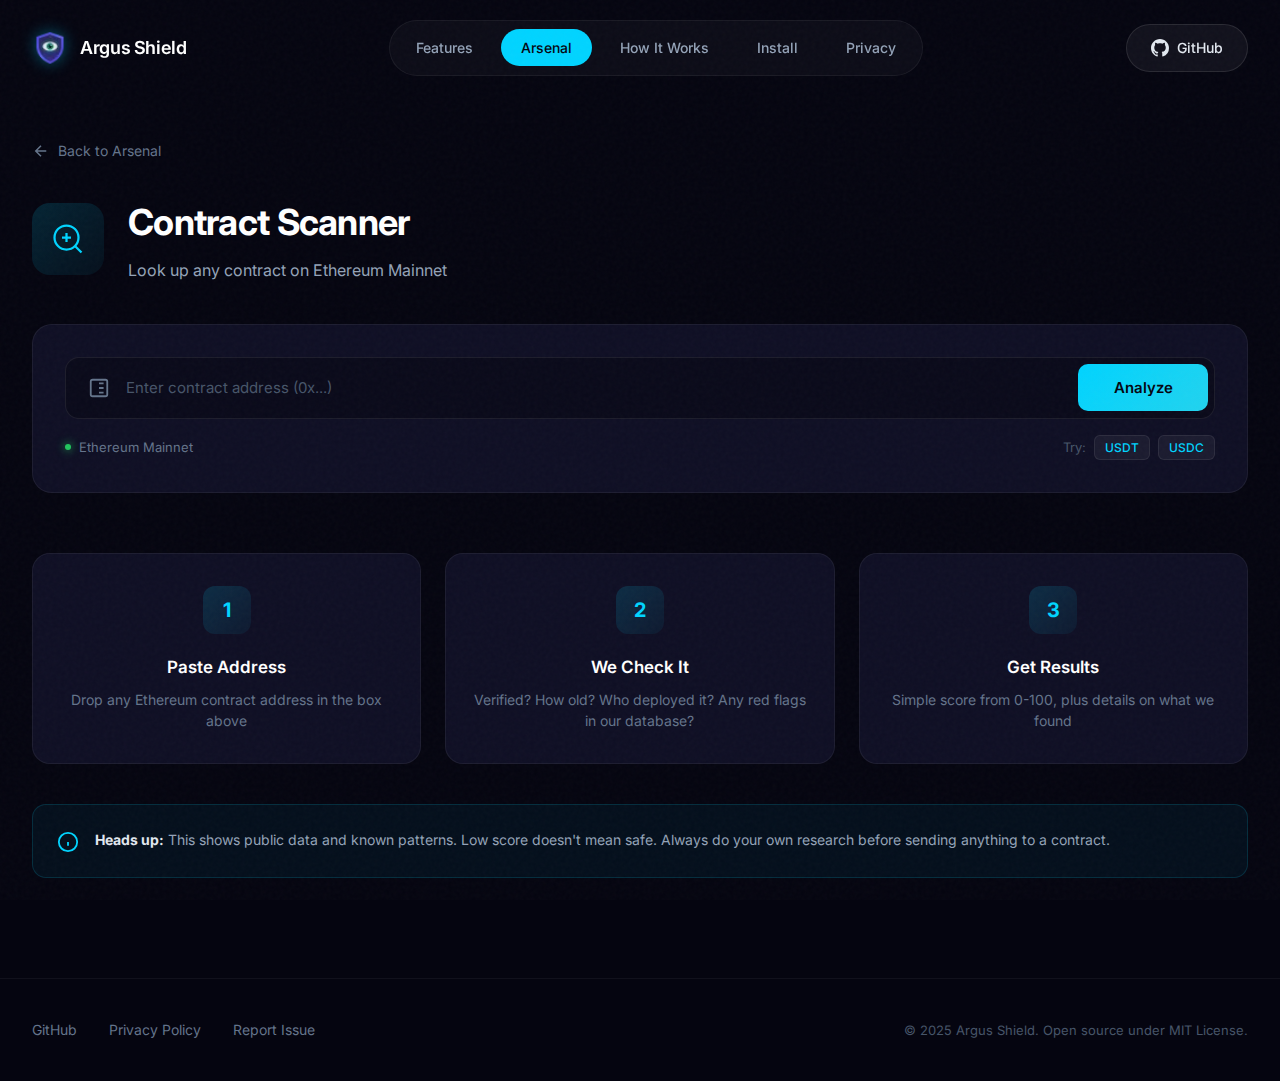
<file: tools/contract-scanner.html>
<!DOCTYPE html>
<html lang="en">
<head>
  <meta charset="UTF-8">
  <meta name="viewport" content="width=device-width, initial-scale=1.0">
  <title>Contract Scanner - Argus Shield</title>
  <meta name="description" content="Analyze any Ethereum smart contract. Check verification status, age, risk score, and known malicious patterns.">
  <link rel="icon" type="image/png" href="../src/icons/icon32.png">
  <link rel="stylesheet" href="../css/styles.css">
  <link rel="stylesheet" href="../css/arsenal.css">
  <link rel="stylesheet" href="../css/scanner.css">
</head>
<body>
  <!-- Navigation -->
  <nav class="nav" id="nav">
    <div class="container">
      <div class="nav__inner">
        <a href="../index.html" class="nav__brand">
          <img src="../src/icons/icon32.png" alt="Argus Shield">
          <span>Argus Shield</span>
        </a>
        <div class="nav__menu">
          <a href="../index.html#features" class="nav__link">Features</a>
          <div class="nav__dropdown">
            <a href="../arsenal.html" class="nav__link nav__link--active">Arsenal</a>
            <div class="nav__dropdown-menu">
              <a href="contract-scanner.html" class="nav__dropdown-item nav__dropdown-item--current">
                <span class="nav__dropdown-icon">🔍</span>
                Contract Scanner
              </a>
              <a href="#" class="nav__dropdown-item nav__dropdown-item--disabled">
                <span class="nav__dropdown-icon">📝</span>
                Signature Analyzer
                <span class="nav__dropdown-badge">Soon</span>
              </a>
              <a href="#" class="nav__dropdown-item nav__dropdown-item--disabled">
                <span class="nav__dropdown-icon">✓</span>
                Approval Checker
                <span class="nav__dropdown-badge">Soon</span>
              </a>
            </div>
          </div>
          <a href="../index.html#process" class="nav__link">How It Works</a>
          <a href="../index.html#install" class="nav__link">Install</a>
          <a href="../privacy.html" class="nav__link">Privacy</a>
        </div>
        <a href="https://github.com/dev-prometheus/argus-shield" target="_blank" class="nav__cta">
          <svg viewBox="0 0 24 24" fill="currentColor"><path d="M12 0C5.37 0 0 5.37 0 12c0 5.31 3.435 9.795 8.205 11.385.6.105.825-.255.825-.57 0-.285-.015-1.23-.015-2.235-3.015.555-3.795-.735-4.035-1.41-.135-.345-.72-1.41-1.23-1.695-.42-.225-1.02-.78-.015-.795.945-.015 1.62.87 1.845 1.23 1.08 1.815 2.805 1.305 3.495.99.105-.78.42-1.305.765-1.605-2.67-.3-5.46-1.335-5.46-5.925 0-1.305.465-2.385 1.23-3.225-.12-.3-.54-1.53.12-3.18 0 0 1.005-.315 3.3 1.23.96-.27 1.98-.405 3-.405s2.04.135 3 .405c2.295-1.56 3.3-1.23 3.3-1.23.66 1.65.24 2.88.12 3.18.765.84 1.23 1.905 1.23 3.225 0 4.605-2.805 5.625-5.475 5.925.435.375.81 1.095.81 2.22 0 1.605-.015 2.895-.015 3.3 0 .315.225.69.825.57A12.02 12.02 0 0024 12c0-6.63-5.37-12-12-12z"/></svg>
          GitHub
        </a>
      </div>
    </div>
  </nav>

  <!-- Scanner Header -->
  <section class="scanner-header">
    <div class="container">
      <a href="../arsenal.html" class="scanner-back">
        <svg viewBox="0 0 24 24" fill="none" stroke="currentColor" stroke-width="2">
          <path d="M19 12H5M12 19l-7-7 7-7"/>
        </svg>
        Back to Arsenal
      </a>
      
      <div class="scanner-header__content">
        <div class="scanner-header__icon">
          <svg viewBox="0 0 24 24" fill="none" stroke="currentColor" stroke-width="1.5">
            <circle cx="11" cy="11" r="8"/>
            <path d="M21 21l-4.35-4.35"/>
            <path d="M11 8v6M8 11h6"/>
          </svg>
        </div>
        <div class="scanner-header__text">
          <h1>Contract Scanner</h1>
          <p>Look up any contract on Ethereum Mainnet</p>
        </div>
      </div>
    </div>
  </section>

  <!-- Scanner Input -->
  <section class="scanner-input-section">
    <div class="container">
      <div class="scanner-input-card">
        <form id="scannerForm" class="scanner-form">
          <div class="scanner-input-wrapper">
            <div class="scanner-input-icon">
              <svg viewBox="0 0 24 24" fill="none" stroke="currentColor" stroke-width="2">
                <rect x="3" y="3" width="18" height="18" rx="2"/>
                <path d="M7 7h.01M7 12h.01M7 17h.01M12 7h5M12 12h5M12 17h5"/>
              </svg>
            </div>
            <input 
              type="text" 
              id="contractAddress" 
              class="scanner-input" 
              placeholder="Enter contract address (0x...)"
              pattern="^0x[a-fA-F0-9]{40}$"
              required
            >
            <button type="submit" class="scanner-submit" id="scanButton">
              <span class="scanner-submit__text">Analyze</span>
              <span class="scanner-submit__loading">
                <svg class="spinner" viewBox="0 0 24 24">
                  <circle cx="12" cy="12" r="10" fill="none" stroke="currentColor" stroke-width="2" stroke-dasharray="60" stroke-dashoffset="20"/>
                </svg>
              </span>
            </button>
          </div>
          <div class="scanner-input-hint">
            <span class="scanner-network">
              <span class="scanner-network__dot"></span>
              Ethereum Mainnet
            </span>
            <span class="scanner-example">
              Try: <button type="button" class="scanner-example__btn" data-address="0xdAC17F958D2ee523a2206206994597C13D831ec7">USDT</button>
              <button type="button" class="scanner-example__btn" data-address="0xA0b86991c6218b36c1d19D4a2e9Eb0cE3606eB48">USDC</button>
            </span>
          </div>
        </form>
      </div>
    </div>
  </section>

  <!-- Results Section -->
  <section class="scanner-results" id="resultsSection" style="display: none;">
    <div class="container">
      
      <!-- Risk Score Card -->
      <div class="result-card result-card--score" id="scoreCard">
        <div class="score-display">
          <div class="score-circle" id="scoreCircle">
            <svg viewBox="0 0 100 100">
              <circle cx="50" cy="50" r="45" fill="none" stroke="rgba(255,255,255,0.1)" stroke-width="8"/>
              <circle cx="50" cy="50" r="45" fill="none" stroke="currentColor" stroke-width="8" 
                      stroke-dasharray="283" stroke-dashoffset="283" stroke-linecap="round"
                      class="score-circle__progress" id="scoreProgress"/>
            </svg>
            <div class="score-value">
              <span class="score-number" id="scoreNumber">--</span>
              <span class="score-max">/100</span>
            </div>
          </div>
          <div class="score-info">
            <div class="score-label" id="scoreLabel">Analyzing...</div>
            <div class="score-address" id="scoreAddress">0x...</div>
          </div>
        </div>
      </div>

      <!-- Details Grid -->
      <div class="result-grid">
        
        <!-- Contract Info -->
        <div class="result-card">
          <div class="result-card__header">
            <svg viewBox="0 0 24 24" fill="none" stroke="currentColor" stroke-width="2">
              <path d="M14 2H6a2 2 0 00-2 2v16a2 2 0 002 2h12a2 2 0 002-2V8z"/>
              <polyline points="14,2 14,8 20,8"/>
            </svg>
            <h3>Contract Info</h3>
          </div>
          <div class="result-card__body">
            <div class="result-row">
              <span class="result-label">Name</span>
              <span class="result-value" id="contractName">--</span>
            </div>
            <div class="result-row">
              <span class="result-label">Type</span>
              <span class="result-value" id="contractType">--</span>
            </div>
            <div class="result-row">
              <span class="result-label">Compiler</span>
              <span class="result-value" id="compilerVersion">--</span>
            </div>
          </div>
        </div>

        <!-- Verification Status -->
        <div class="result-card">
          <div class="result-card__header">
            <svg viewBox="0 0 24 24" fill="none" stroke="currentColor" stroke-width="2">
              <path d="M12 22s8-4 8-10V5l-8-3-8 3v7c0 6 8 10 8 10z"/>
              <path d="M9 12l2 2 4-4"/>
            </svg>
            <h3>Verification</h3>
          </div>
          <div class="result-card__body">
            <div class="result-row">
              <span class="result-label">Source Code</span>
              <span class="result-value result-badge" id="verifiedStatus">--</span>
            </div>
            <div class="result-row">
              <span class="result-label">Proxy</span>
              <span class="result-value" id="isProxy">--</span>
            </div>
            <div class="result-row">
              <span class="result-label">License</span>
              <span class="result-value" id="license">--</span>
            </div>
          </div>
        </div>

        <!-- Timeline -->
        <div class="result-card">
          <div class="result-card__header">
            <svg viewBox="0 0 24 24" fill="none" stroke="currentColor" stroke-width="2">
              <circle cx="12" cy="12" r="10"/>
              <polyline points="12,6 12,12 16,14"/>
            </svg>
            <h3>Timeline</h3>
          </div>
          <div class="result-card__body">
            <div class="result-row">
              <span class="result-label">Created</span>
              <span class="result-value" id="createdDate">--</span>
            </div>
            <div class="result-row">
              <span class="result-label">Age</span>
              <span class="result-value result-badge" id="contractAge">--</span>
            </div>
            <div class="result-row">
              <span class="result-label">Deployer</span>
              <span class="result-value result-value--mono" id="deployerAddress">--</span>
            </div>
          </div>
        </div>

        <!-- Activity -->
        <div class="result-card">
          <div class="result-card__header">
            <svg viewBox="0 0 24 24" fill="none" stroke="currentColor" stroke-width="2">
              <polyline points="22,12 18,12 15,21 9,3 6,12 2,12"/>
            </svg>
            <h3>Activity</h3>
          </div>
          <div class="result-card__body">
            <div class="result-row">
              <span class="result-label">Transactions</span>
              <span class="result-value" id="txCount">--</span>
            </div>
            <div class="result-row">
              <span class="result-label">Balance</span>
              <span class="result-value" id="balance">--</span>
            </div>
            <div class="result-row">
              <span class="result-label">Last Activity</span>
              <span class="result-value" id="lastActivity">--</span>
            </div>
          </div>
        </div>

      </div>

      <!-- Warnings -->
      <div class="result-card result-card--warnings" id="warningsCard" style="display: none;">
        <div class="result-card__header result-card__header--warning">
          <svg viewBox="0 0 24 24" fill="none" stroke="currentColor" stroke-width="2">
            <path d="M10.29 3.86L1.82 18a2 2 0 001.71 3h16.94a2 2 0 001.71-3L13.71 3.86a2 2 0 00-3.42 0z"/>
            <line x1="12" y1="9" x2="12" y2="13"/>
            <line x1="12" y1="17" x2="12.01" y2="17"/>
          </svg>
          <h3>Warnings</h3>
        </div>
        <ul class="warnings-list" id="warningsList">
        </ul>
      </div>

      <!-- Actions -->
      <div class="result-actions">
        <a href="#" class="result-action" id="etherscanLink" target="_blank">
          <svg viewBox="0 0 24 24" fill="none" stroke="currentColor" stroke-width="2">
            <path d="M18 13v6a2 2 0 01-2 2H5a2 2 0 01-2-2V8a2 2 0 012-2h6"/>
            <polyline points="15,3 21,3 21,9"/>
            <line x1="10" y1="14" x2="21" y2="3"/>
          </svg>
          View on Etherscan
        </a>
        <button class="result-action" id="copyReport">
          <svg viewBox="0 0 24 24" fill="none" stroke="currentColor" stroke-width="2">
            <rect x="9" y="9" width="13" height="13" rx="2"/>
            <path d="M5 15H4a2 2 0 01-2-2V4a2 2 0 012-2h9a2 2 0 012 2v1"/>
          </svg>
          Copy Report
        </button>
        <button class="result-action" id="scanAnother">
          <svg viewBox="0 0 24 24" fill="none" stroke="currentColor" stroke-width="2">
            <polyline points="23,4 23,10 17,10"/>
            <path d="M20.49 15a9 9 0 11-2.12-9.36L23 10"/>
          </svg>
          Scan Another
        </button>
      </div>

    </div>
  </section>

  <!-- Empty State / How It Works -->
  <section class="scanner-info" id="infoSection">
    <div class="container">
      <div class="info-grid">
        <div class="info-card">
          <div class="info-card__num">1</div>
          <h4>Paste Address</h4>
          <p>Drop any Ethereum contract address in the box above</p>
        </div>
        <div class="info-card">
          <div class="info-card__num">2</div>
          <h4>We Check It</h4>
          <p>Verified? How old? Who deployed it? Any red flags in our database?</p>
        </div>
        <div class="info-card">
          <div class="info-card__num">3</div>
          <h4>Get Results</h4>
          <p>Simple score from 0-100, plus details on what we found</p>
        </div>
      </div>
      
      <div class="info-notice">
        <svg viewBox="0 0 24 24" fill="none" stroke="currentColor" stroke-width="2">
          <circle cx="12" cy="12" r="10"/>
          <line x1="12" y1="16" x2="12" y2="12"/>
          <line x1="12" y1="8" x2="12.01" y2="8"/>
        </svg>
        <p>
          <strong>Heads up:</strong> This shows public data and known patterns. 
          Low score doesn't mean safe. Always do your own research before sending anything to a contract.
        </p>
      </div>
    </div>
  </section>

  <!-- Footer -->
  <footer class="footer">
    <div class="container">
      <div class="footer__inner">
        <div class="footer__links">
          <a href="https://github.com/dev-prometheus/argus-shield" target="_blank" class="footer__link">GitHub</a>
          <a href="../privacy.html" class="footer__link">Privacy Policy</a>
          <a href="https://github.com/dev-prometheus/argus-shield/issues" target="_blank" class="footer__link">Report Issue</a>
        </div>
        <div class="footer__copy">© 2025 Argus Shield. Open source under MIT License.</div>
      </div>
    </div>
  </footer>

  <script src="../js/scanner.js"></script>
  <script>
    // Nav scroll effect
    const nav = document.getElementById('nav');
    window.addEventListener('scroll', () => {
      nav.classList.toggle('scrolled', window.scrollY > 50);
    });
  </script>
</body>
</html>
</file>
<file: css/styles.css>
/**
 * Argus Shield - Futuristic Design System 2026
 * Breaking away from typical AI patterns
 */

@import url('https://fonts.googleapis.com/css2?family=Inter:wght@400;500;600;700&family=JetBrains+Mono:wght@500&display=swap');

/* ============================================
   VARIABLES
   ============================================ */
:root {
  /* Brand - From Logo */
  --indigo-deep: #0d0d2b;
  --indigo-rich: #1a1a4e;
  --indigo-mid: #2d2d7a;
  --indigo-light: #4a4aad;
  
  --cyan-glow: #00d4ff;
  --cyan-bright: #22d3ee;
  --cyan-soft: #67e8f9;
  
  --green-core: #22c55e;
  --green-glow: #4ade80;
  
  /* UI Colors */
  --bg-void: #050510;
  --bg-deep: #0a0a1a;
  --bg-surface: #0f0f24;
  --bg-elevated: #161636;
  --bg-card: #1a1a3e;
  
  --text-bright: #ffffff;
  --text-primary: #e2e8f0;
  --text-secondary: #94a3b8;
  --text-muted: #64748b;
  --text-faint: #475569;
  
  --danger: #f43f5e;
  --warning: #eab308;
  
  --glow-cyan: 0 0 60px rgba(0, 212, 255, 0.4);
  --glow-green: 0 0 40px rgba(34, 197, 94, 0.4);
  --glow-indigo: 0 0 80px rgba(74, 74, 173, 0.3);
}

/* ============================================
   BASE
   ============================================ */
*, *::before, *::after {
  margin: 0;
  padding: 0;
  box-sizing: border-box;
}

html {
  scroll-behavior: smooth;
}

body {
  font-family: 'Inter', -apple-system, BlinkMacSystemFont, sans-serif;
  background: var(--bg-void);
  color: var(--text-primary);
  line-height: 1.6;
  overflow-x: hidden;
  -webkit-font-smoothing: antialiased;
}

/* Noise texture overlay */
body::before {
  content: '';
  position: fixed;
  inset: 0;
  background-image: url("data:image/svg+xml,%3Csvg viewBox='0 0 256 256' xmlns='http://www.w3.org/2000/svg'%3E%3Cfilter id='noise'%3E%3CfeTurbulence type='fractalNoise' baseFrequency='0.9' numOctaves='4' stitchTiles='stitch'/%3E%3C/filter%3E%3Crect width='100%25' height='100%25' filter='url(%23noise)'/%3E%3C/svg%3E");
  opacity: 0.03;
  pointer-events: none;
  z-index: 1000;
}

::selection {
  background: var(--cyan-glow);
  color: var(--bg-void);
}

a {
  color: inherit;
  text-decoration: none;
}

/* ============================================
   UTILITIES
   ============================================ */
.container {
  width: 100%;
  max-width: 1320px;
  margin: 0 auto;
  padding: 0 32px;
}

.glow-text {
  text-shadow: 0 0 30px rgba(0, 212, 255, 0.5);
}

.gradient-text {
  background: linear-gradient(135deg, var(--cyan-glow) 0%, var(--cyan-soft) 50%, var(--green-core) 100%);
  -webkit-background-clip: text;
  -webkit-text-fill-color: transparent;
  background-clip: text;
}

/* ============================================
   NAVIGATION
   ============================================ */
.nav {
  position: fixed;
  top: 0;
  left: 0;
  right: 0;
  z-index: 100;
  padding: 20px 0;
  transition: all 0.4s cubic-bezier(0.4, 0, 0.2, 1);
}

.nav.scrolled {
  padding: 12px 0;
  background: rgba(5, 5, 16, 0.8);
  backdrop-filter: blur(20px) saturate(180%);
  border-bottom: 1px solid rgba(0, 212, 255, 0.1);
}

.nav__inner {
  display: flex;
  align-items: center;
  justify-content: space-between;
}

.nav__brand {
  display: flex;
  align-items: center;
  gap: 12px;
}

.nav__brand img {
  width: 36px;
  height: 36px;
  filter: drop-shadow(0 0 8px rgba(0, 212, 255, 0.4));
}

.nav__brand span {
  font-size: 18px;
  font-weight: 600;
  color: var(--text-bright);
  letter-spacing: -0.02em;
}

.nav__menu {
  display: flex;
  align-items: center;
  gap: 8px;
  padding: 6px;
  background: rgba(255, 255, 255, 0.03);
  border: 1px solid rgba(255, 255, 255, 0.06);
  border-radius: 100px;
}

.nav__link {
  padding: 10px 20px;
  font-size: 14px;
  font-weight: 500;
  color: var(--text-secondary);
  border-radius: 100px;
  transition: all 0.3s;
}

.nav__link:hover {
  color: var(--text-bright);
  background: rgba(255, 255, 255, 0.05);
}

.nav__link--active {
  color: var(--bg-void);
  background: var(--cyan-glow);
}

.nav__cta {
  display: flex;
  align-items: center;
  gap: 8px;
  padding: 12px 24px;
  background: rgba(255, 255, 255, 0.05);
  border: 1px solid rgba(255, 255, 255, 0.1);
  border-radius: 100px;
  font-size: 14px;
  font-weight: 500;
  color: var(--text-primary);
  transition: all 0.3s;
}

.nav__cta:hover {
  background: rgba(255, 255, 255, 0.1);
  border-color: var(--cyan-glow);
  box-shadow: 0 0 20px rgba(0, 212, 255, 0.2);
}

.nav__cta svg {
  width: 18px;
  height: 18px;
}

/* ============================================
   HERO - IMMERSIVE FULL EXPERIENCE
   ============================================ */
.hero {
  min-height: 100vh;
  display: flex;
  align-items: center;
  position: relative;
  overflow: hidden;
  padding: 120px 0 80px;
}

/* Animated gradient orbs */
.hero__bg {
  position: absolute;
  inset: 0;
  overflow: hidden;
}

.hero__orb {
  position: absolute;
  border-radius: 50%;
  filter: blur(80px);
  opacity: 0.6;
  animation: float-orb 20s ease-in-out infinite;
}

.hero__orb--1 {
  width: 600px;
  height: 600px;
  background: radial-gradient(circle, var(--indigo-mid) 0%, transparent 70%);
  top: -200px;
  right: -100px;
  animation-delay: 0s;
}

.hero__orb--2 {
  width: 400px;
  height: 400px;
  background: radial-gradient(circle, var(--cyan-glow) 0%, transparent 70%);
  bottom: -100px;
  left: 10%;
  opacity: 0.3;
  animation-delay: -7s;
}

.hero__orb--3 {
  width: 300px;
  height: 300px;
  background: radial-gradient(circle, var(--green-core) 0%, transparent 70%);
  top: 40%;
  right: 20%;
  opacity: 0.2;
  animation-delay: -14s;
}

@keyframes float-orb {
  0%, 100% { transform: translate(0, 0) scale(1); }
  25% { transform: translate(30px, -30px) scale(1.05); }
  50% { transform: translate(-20px, 20px) scale(0.95); }
  75% { transform: translate(20px, 10px) scale(1.02); }
}

/* Grid pattern */
.hero__grid {
  position: absolute;
  inset: 0;
  background-image: 
    linear-gradient(rgba(0, 212, 255, 0.03) 1px, transparent 1px),
    linear-gradient(90deg, rgba(0, 212, 255, 0.03) 1px, transparent 1px);
  background-size: 60px 60px;
  mask-image: radial-gradient(ellipse at center, black 0%, transparent 70%);
}

.hero__content {
  position: relative;
  z-index: 2;
  display: grid;
  grid-template-columns: 1fr 1fr;
  gap: 80px;
  align-items: center;
}

/* Left side - Text */
.hero__text {
  max-width: 560px;
}

.hero__badge {
  display: inline-flex;
  align-items: center;
  gap: 10px;
  padding: 8px 16px 8px 10px;
  background: linear-gradient(135deg, rgba(0, 212, 255, 0.1) 0%, rgba(34, 197, 94, 0.1) 100%);
  border: 1px solid rgba(0, 212, 255, 0.2);
  border-radius: 100px;
  margin-bottom: 32px;
}

.hero__badge-dot {
  width: 8px;
  height: 8px;
  background: var(--green-core);
  border-radius: 50%;
  box-shadow: var(--glow-green);
  animation: pulse 2s ease-in-out infinite;
}

@keyframes pulse {
  0%, 100% { opacity: 1; transform: scale(1); }
  50% { opacity: 0.6; transform: scale(0.9); }
}

.hero__badge-text {
  font-size: 13px;
  font-weight: 600;
  color: var(--cyan-glow);
  letter-spacing: 0.05em;
  text-transform: uppercase;
}

.hero__title {
  font-size: clamp(48px, 6vw, 72px);
  font-weight: 700;
  line-height: 1.05;
  letter-spacing: -0.03em;
  color: var(--text-bright);
  margin-bottom: 24px;
}

.hero__title span {
  display: block;
  color: var(--cyan-glow);
  text-shadow: 0 0 60px rgba(0, 212, 255, 0.5);
}

.hero__desc {
  font-size: 18px;
  line-height: 1.7;
  color: var(--text-secondary);
  margin-bottom: 40px;
}

.hero__actions {
  display: flex;
  gap: 16px;
}

/* Right side - Visual */
.hero__visual {
  position: relative;
  display: flex;
  justify-content: center;
  align-items: center;
  height: 500px;
}

/* Central shield */
.shield {
  position: relative;
  width: 280px;
  height: 320px;
}

.shield__body {
  position: absolute;
  inset: 0;
  background: linear-gradient(180deg, var(--indigo-rich) 0%, var(--indigo-deep) 100%);
  clip-path: polygon(50% 0%, 100% 12%, 100% 65%, 50% 100%, 0% 65%, 0% 12%);
  border: 1px solid var(--indigo-mid);
  box-shadow: 
    inset 0 1px 0 rgba(255, 255, 255, 0.1),
    0 0 100px rgba(74, 74, 173, 0.4),
    0 20px 60px rgba(0, 0, 0, 0.5);
}

.shield__inner {
  position: absolute;
  inset: 20px;
  background: linear-gradient(180deg, var(--bg-surface) 0%, var(--bg-deep) 100%);
  clip-path: polygon(50% 0%, 100% 12%, 100% 65%, 50% 100%, 0% 65%, 0% 12%);
}

.shield__eye {
  position: absolute;
  top: 50%;
  left: 50%;
  transform: translate(-50%, -50%);
  width: 100px;
  height: 100px;
}

.shield__eye-outer {
  position: absolute;
  inset: 0;
  border: 3px solid var(--cyan-glow);
  border-radius: 50%;
  box-shadow: var(--glow-cyan), inset 0 0 30px rgba(0, 212, 255, 0.2);
  animation: eye-pulse 3s ease-in-out infinite;
}

@keyframes eye-pulse {
  0%, 100% { transform: scale(1); opacity: 1; }
  50% { transform: scale(1.05); opacity: 0.8; }
}

.shield__eye-inner {
  position: absolute;
  top: 50%;
  left: 50%;
  transform: translate(-50%, -50%);
  width: 40px;
  height: 40px;
  background: radial-gradient(circle, var(--green-glow) 0%, var(--green-core) 100%);
  border-radius: 50%;
  box-shadow: var(--glow-green);
}

/* Scan line effect */
.shield__scan {
  position: absolute;
  top: 20px;
  left: 20px;
  right: 20px;
  height: 3px;
  background: linear-gradient(90deg, transparent, var(--cyan-glow), transparent);
  opacity: 0.6;
  animation: scan 3s ease-in-out infinite;
}

@keyframes scan {
  0%, 100% { top: 20px; opacity: 0; }
  10% { opacity: 0.6; }
  90% { opacity: 0.6; }
  100% { top: calc(100% - 60px); opacity: 0; }
}

/* Floating cards */
.float-card {
  position: absolute;
  padding: 14px 18px;
  background: rgba(15, 15, 36, 0.9);
  backdrop-filter: blur(20px);
  border: 1px solid rgba(255, 255, 255, 0.08);
  border-radius: 12px;
  display: flex;
  align-items: center;
  gap: 12px;
  box-shadow: 0 20px 40px rgba(0, 0, 0, 0.4);
  animation: float 5s ease-in-out infinite;
}

.float-card--threat {
  top: 40px;
  right: -20px;
  animation-delay: 0s;
  border-color: rgba(244, 63, 94, 0.3);
}

.float-card--safe {
  bottom: 60px;
  left: -40px;
  animation-delay: -2.5s;
  border-color: rgba(34, 197, 94, 0.3);
}

@keyframes float {
  0%, 100% { transform: translateY(0); }
  50% { transform: translateY(-12px); }
}

.float-card__icon {
  width: 36px;
  height: 36px;
  border-radius: 10px;
  display: flex;
  align-items: center;
  justify-content: center;
}

.float-card__icon--danger {
  background: rgba(244, 63, 94, 0.15);
  color: var(--danger);
}

.float-card__icon--success {
  background: rgba(34, 197, 94, 0.15);
  color: var(--green-core);
}

.float-card__icon svg {
  width: 18px;
  height: 18px;
}

.float-card__text {
  font-size: 13px;
  font-weight: 600;
}

.float-card__text--danger { color: var(--danger); }
.float-card__text--success { color: var(--green-core); }

/* Orbital rings */
.orbit {
  position: absolute;
  border: 1px solid rgba(0, 212, 255, 0.1);
  border-radius: 50%;
  animation: orbit-rotate 30s linear infinite;
}

.orbit--1 {
  width: 400px;
  height: 400px;
  top: 50%;
  left: 50%;
  transform: translate(-50%, -50%);
}

.orbit--2 {
  width: 500px;
  height: 500px;
  top: 50%;
  left: 50%;
  transform: translate(-50%, -50%);
  animation-direction: reverse;
  animation-duration: 45s;
}

@keyframes orbit-rotate {
  from { transform: translate(-50%, -50%) rotate(0deg); }
  to { transform: translate(-50%, -50%) rotate(360deg); }
}

.orbit__dot {
  position: absolute;
  width: 8px;
  height: 8px;
  background: var(--cyan-glow);
  border-radius: 50%;
  box-shadow: 0 0 20px var(--cyan-glow);
}

.orbit--1 .orbit__dot { top: 0; left: 50%; transform: translateX(-50%); }
.orbit--2 .orbit__dot { bottom: 0; left: 50%; transform: translateX(-50%); }

/* ============================================
   BUTTONS
   ============================================ */
.btn {
  display: inline-flex;
  align-items: center;
  justify-content: center;
  gap: 10px;
  padding: 16px 32px;
  font-size: 15px;
  font-weight: 600;
  border: none;
  border-radius: 12px;
  cursor: pointer;
  transition: all 0.3s cubic-bezier(0.4, 0, 0.2, 1);
  text-decoration: none;
}

.btn svg {
  width: 20px;
  height: 20px;
}

.btn--primary {
  background: linear-gradient(135deg, var(--cyan-glow) 0%, var(--cyan-bright) 100%);
  color: var(--bg-void);
  box-shadow: 0 0 30px rgba(0, 212, 255, 0.3);
}

.btn--primary:hover {
  transform: translateY(-3px);
  box-shadow: 0 10px 40px rgba(0, 212, 255, 0.4);
}

.btn--secondary {
  background: rgba(255, 255, 255, 0.05);
  color: var(--text-primary);
  border: 1px solid rgba(255, 255, 255, 0.1);
}

.btn--secondary:hover {
  background: rgba(255, 255, 255, 0.1);
  border-color: rgba(255, 255, 255, 0.2);
}

/* ============================================
   FEATURES - BENTO GRID
   ============================================ */
.features {
  padding: 120px 0;
  position: relative;
}

.features__header {
  max-width: 600px;
  margin-bottom: 64px;
}

.section__label {
  display: inline-flex;
  align-items: center;
  gap: 8px;
  font-size: 13px;
  font-weight: 600;
  color: var(--cyan-glow);
  text-transform: uppercase;
  letter-spacing: 0.1em;
  margin-bottom: 16px;
}

.section__label::before {
  content: '';
  width: 24px;
  height: 2px;
  background: var(--cyan-glow);
}

.section__title {
  font-size: clamp(32px, 4vw, 48px);
  font-weight: 700;
  letter-spacing: -0.02em;
  color: var(--text-bright);
  margin-bottom: 16px;
}

.section__desc {
  font-size: 17px;
  color: var(--text-secondary);
  line-height: 1.7;
}

/* Bento Grid - Asymmetric */
.bento {
  display: grid;
  grid-template-columns: repeat(12, 1fr);
  grid-auto-rows: minmax(180px, auto);
  gap: 20px;
}

.bento__item {
  background: linear-gradient(135deg, var(--bg-surface) 0%, var(--bg-deep) 100%);
  border: 1px solid rgba(255, 255, 255, 0.05);
  border-radius: 20px;
  padding: 32px;
  position: relative;
  overflow: hidden;
  transition: all 0.4s cubic-bezier(0.4, 0, 0.2, 1);
}

.bento__item::before {
  content: '';
  position: absolute;
  top: 0;
  left: 0;
  right: 0;
  height: 1px;
  background: linear-gradient(90deg, transparent, rgba(0, 212, 255, 0.3), transparent);
  opacity: 0;
  transition: opacity 0.4s;
}

.bento__item:hover {
  transform: translateY(-4px);
  border-color: rgba(0, 212, 255, 0.2);
  box-shadow: 0 20px 60px rgba(0, 0, 0, 0.3);
}

.bento__item:hover::before {
  opacity: 1;
}

/* Grid positioning */
.bento__item--1 { grid-column: span 7; grid-row: span 2; }
.bento__item--2 { grid-column: span 5; }
.bento__item--3 { grid-column: span 5; }
.bento__item--4 { grid-column: span 4; }
.bento__item--5 { grid-column: span 4; }
.bento__item--6 { grid-column: span 4; }

.bento__icon {
  width: 56px;
  height: 56px;
  border-radius: 16px;
  display: flex;
  align-items: center;
  justify-content: center;
  margin-bottom: 24px;
  position: relative;
}

.bento__icon svg {
  width: 28px;
  height: 28px;
  position: relative;
  z-index: 1;
}

.bento__icon--danger {
  background: linear-gradient(135deg, rgba(244, 63, 94, 0.2) 0%, rgba(244, 63, 94, 0.05) 100%);
  color: var(--danger);
}

.bento__icon--warning {
  background: linear-gradient(135deg, rgba(234, 179, 8, 0.2) 0%, rgba(234, 179, 8, 0.05) 100%);
  color: var(--warning);
}

.bento__icon--success {
  background: linear-gradient(135deg, rgba(34, 197, 94, 0.2) 0%, rgba(34, 197, 94, 0.05) 100%);
  color: var(--green-core);
}

.bento__icon--cyan {
  background: linear-gradient(135deg, rgba(0, 212, 255, 0.2) 0%, rgba(0, 212, 255, 0.05) 100%);
  color: var(--cyan-glow);
}

.bento__title {
  font-size: 20px;
  font-weight: 600;
  color: var(--text-bright);
  margin-bottom: 12px;
}

.bento__desc {
  font-size: 15px;
  color: var(--text-secondary);
  line-height: 1.6;
}

/* Large feature card extras */
.bento__item--1 .bento__visual {
  position: absolute;
  right: 32px;
  bottom: 32px;
  width: 200px;
  height: 200px;
  opacity: 0.15;
}

/* ============================================
   HOW IT WORKS - HORIZONTAL FLOW
   ============================================ */
.process {
  padding: 120px 0;
  background: var(--bg-deep);
  position: relative;
  overflow: hidden;
}

.process::before {
  content: '';
  position: absolute;
  top: 0;
  left: 0;
  right: 0;
  height: 1px;
  background: linear-gradient(90deg, transparent, var(--indigo-mid), transparent);
}

.process__header {
  text-align: center;
  max-width: 600px;
  margin: 0 auto 80px;
}

.process__flow {
  display: grid;
  grid-template-columns: repeat(4, 1fr);
  gap: 24px;
  position: relative;
}

/* Connecting line */
.process__flow::before {
  content: '';
  position: absolute;
  top: 44px;
  left: 80px;
  right: 80px;
  height: 2px;
  background: linear-gradient(90deg, var(--indigo-mid), var(--cyan-glow), var(--green-core));
  opacity: 0.3;
}

.process__step {
  text-align: center;
  position: relative;
}

.process__num {
  width: 88px;
  height: 88px;
  margin: 0 auto 28px;
  background: var(--bg-surface);
  border: 2px solid var(--indigo-mid);
  border-radius: 50%;
  display: flex;
  align-items: center;
  justify-content: center;
  font-size: 32px;
  font-weight: 700;
  color: var(--cyan-glow);
  position: relative;
  z-index: 2;
  transition: all 0.4s;
}

.process__step:hover .process__num {
  border-color: var(--cyan-glow);
  box-shadow: var(--glow-cyan);
  transform: scale(1.1);
}

.process__title {
  font-size: 18px;
  font-weight: 600;
  color: var(--text-bright);
  margin-bottom: 8px;
}

.process__desc {
  font-size: 14px;
  color: var(--text-muted);
  line-height: 1.6;
  max-width: 200px;
  margin: 0 auto;
}

/* ============================================
   INSTALLATION
   ============================================ */
.install {
  padding: 120px 0;
}

.install__grid {
  display: grid;
  grid-template-columns: 1fr 1.2fr;
  gap: 80px;
  align-items: start;
}

.install__content {
  position: sticky;
  top: 120px;
}

.install__steps {
  background: var(--bg-surface);
  border: 1px solid rgba(255, 255, 255, 0.05);
  border-radius: 24px;
  overflow: hidden;
}

.install__step {
  display: flex;
  gap: 20px;
  padding: 24px 28px;
  border-bottom: 1px solid rgba(255, 255, 255, 0.05);
  transition: background 0.3s;
}

.install__step:last-child {
  border-bottom: none;
}

.install__step:hover {
  background: rgba(0, 212, 255, 0.03);
}

.install__step-num {
  width: 32px;
  height: 32px;
  background: linear-gradient(135deg, var(--indigo-rich) 0%, var(--indigo-mid) 100%);
  border-radius: 8px;
  display: flex;
  align-items: center;
  justify-content: center;
  font-size: 14px;
  font-weight: 700;
  color: var(--cyan-glow);
  flex-shrink: 0;
}

.install__step-content h4 {
  font-size: 15px;
  font-weight: 600;
  color: var(--text-bright);
  margin-bottom: 4px;
}

.install__step-content p {
  font-size: 14px;
  color: var(--text-muted);
}

.install__step-content code {
  padding: 3px 10px;
  background: rgba(0, 212, 255, 0.1);
  border-radius: 6px;
  font-family: 'JetBrains Mono', monospace;
  font-size: 12px;
  color: var(--cyan-glow);
}

.install__step-content a {
  color: var(--cyan-glow);
  text-decoration: underline;
  text-underline-offset: 3px;
}

/* Notice */
.notice {
  margin-top: 32px;
  padding: 24px;
  background: linear-gradient(135deg, rgba(0, 212, 255, 0.05) 0%, rgba(34, 197, 94, 0.05) 100%);
  border: 1px solid rgba(0, 212, 255, 0.15);
  border-radius: 16px;
}

.notice__title {
  display: flex;
  align-items: center;
  gap: 10px;
  font-size: 14px;
  font-weight: 600;
  color: var(--cyan-glow);
  margin-bottom: 8px;
}

.notice__title svg {
  width: 18px;
  height: 18px;
}

.notice__text {
  font-size: 14px;
  color: var(--text-secondary);
  line-height: 1.6;
}

/* ============================================
   FOOTER
   ============================================ */
.footer {
  padding: 40px 0;
  border-top: 1px solid rgba(255, 255, 255, 0.05);
}

.footer__inner {
  display: flex;
  justify-content: space-between;
  align-items: center;
}

.footer__links {
  display: flex;
  gap: 32px;
}

.footer__link {
  font-size: 14px;
  color: var(--text-muted);
  transition: color 0.3s;
}

.footer__link:hover {
  color: var(--cyan-glow);
}

.footer__copy {
  font-size: 13px;
  color: var(--text-faint);
}

/* ============================================
   RESPONSIVE
   ============================================ */
@media (max-width: 1024px) {
  .hero__content {
    grid-template-columns: 1fr;
    text-align: center;
  }
  
  .hero__text {
    max-width: 100%;
  }
  
  .hero__actions {
    justify-content: center;
  }
  
  .hero__visual {
    height: 400px;
  }
  
  .shield {
    width: 220px;
    height: 260px;
  }
  
  .float-card--threat { right: 20px; }
  .float-card--safe { left: 20px; }
  
  .bento__item--1 { grid-column: span 12; grid-row: span 1; }
  .bento__item--2,
  .bento__item--3 { grid-column: span 6; }
  .bento__item--4,
  .bento__item--5,
  .bento__item--6 { grid-column: span 4; }
  
  .process__flow {
    grid-template-columns: repeat(2, 1fr);
    gap: 40px;
  }
  
  .process__flow::before {
    display: none;
  }
  
  .install__grid {
    grid-template-columns: 1fr;
  }
  
  .install__content {
    position: static;
  }
}

@media (max-width: 768px) {
  .nav__menu {
    display: none;
  }
  
  .container {
    padding: 0 20px;
  }
  
  .bento__item--2,
  .bento__item--3 { grid-column: span 12; }
  
  .bento__item--4,
  .bento__item--5,
  .bento__item--6 { grid-column: span 12; }
  
  .process__flow {
    grid-template-columns: 1fr;
  }
  
  .hero__actions {
    flex-direction: column;
  }
  
  .btn {
    width: 100%;
  }
  
  .footer__inner {
    flex-direction: column;
    gap: 16px;
    text-align: center;
  }
}
/* ============================================
   ARSENAL CTA (Homepage)
   ============================================ */
.arsenal-cta {
  padding: 40px 0 80px;
}

.arsenal-cta__card {
  display: flex;
  align-items: center;
  justify-content: space-between;
  gap: 40px;
  padding: 40px 48px;
  background: linear-gradient(135deg, rgba(0, 212, 255, 0.08) 0%, rgba(34, 197, 94, 0.05) 100%);
  border: 1px solid rgba(0, 212, 255, 0.15);
  border-radius: 24px;
  position: relative;
  overflow: hidden;
}

.arsenal-cta__card::before {
  content: '';
  position: absolute;
  top: 0;
  left: 0;
  right: 0;
  height: 1px;
  background: linear-gradient(90deg, transparent, rgba(0, 212, 255, 0.3), transparent);
}

.arsenal-cta__content {
  display: flex;
  align-items: center;
  gap: 24px;
}

.arsenal-cta__icon {
  width: 64px;
  height: 64px;
  background: linear-gradient(135deg, rgba(0, 212, 255, 0.15) 0%, rgba(0, 212, 255, 0.05) 100%);
  border-radius: 16px;
  display: flex;
  align-items: center;
  justify-content: center;
  color: var(--cyan-glow);
  flex-shrink: 0;
}

.arsenal-cta__icon svg {
  width: 32px;
  height: 32px;
}

.arsenal-cta__text h3 {
  font-size: 22px;
  font-weight: 600;
  color: var(--text-bright);
  margin-bottom: 6px;
}

.arsenal-cta__text p {
  font-size: 15px;
  color: var(--text-secondary);
}

.arsenal-cta__btn {
  display: inline-flex;
  align-items: center;
  gap: 10px;
  padding: 16px 32px;
  background: linear-gradient(135deg, var(--cyan-glow) 0%, var(--cyan-bright) 100%);
  border-radius: 14px;
  font-size: 15px;
  font-weight: 600;
  color: var(--bg-void);
  box-shadow: 0 4px 24px rgba(0, 212, 255, 0.3);
  transition: all 0.3s;
  flex-shrink: 0;
}

.arsenal-cta__btn:hover {
  transform: translateY(-2px);
  box-shadow: 0 8px 32px rgba(0, 212, 255, 0.4);
}

.arsenal-cta__btn svg {
  width: 20px;
  height: 20px;
  transition: transform 0.3s;
}

.arsenal-cta__btn:hover svg {
  transform: translateX(4px);
}

@media (max-width: 768px) {
  .arsenal-cta__card {
    flex-direction: column;
    text-align: center;
    padding: 32px 24px;
  }
  
  .arsenal-cta__content {
    flex-direction: column;
  }
  
  .arsenal-cta__btn {
    width: 100%;
    justify-content: center;
  }
}
</file>
<file: css/arsenal.css>
/**
 * Argus Shield - Arsenal & Tools Styles
 * Premium, human-crafted design
 */

/* ============================================
   NAV DROPDOWN
   ============================================ */
.nav__dropdown {
  position: relative;
}

.nav__dropdown-menu {
  position: absolute;
  top: 100%;
  left: 50%;
  transform: translateX(-50%) translateY(8px);
  min-width: 220px;
  background: rgba(15, 15, 36, 0.98);
  border: 1px solid rgba(255, 255, 255, 0.08);
  border-radius: 16px;
  padding: 8px;
  opacity: 0;
  visibility: hidden;
  transition: all 0.2s ease;
  backdrop-filter: blur(20px);
  box-shadow: 0 20px 40px rgba(0, 0, 0, 0.4);
}

.nav__dropdown:hover .nav__dropdown-menu {
  opacity: 1;
  visibility: visible;
  transform: translateX(-50%) translateY(0);
}

.nav__dropdown-item {
  display: flex;
  align-items: center;
  gap: 12px;
  padding: 12px 16px;
  border-radius: 10px;
  font-size: 14px;
  color: var(--text-secondary);
  transition: all 0.2s;
}

.nav__dropdown-item:hover {
  background: rgba(255, 255, 255, 0.05);
  color: var(--text-bright);
}

.nav__dropdown-item--current {
  background: rgba(0, 212, 255, 0.08);
  color: var(--cyan-glow);
}

.nav__dropdown-item--disabled {
  opacity: 0.5;
  cursor: not-allowed;
  pointer-events: none;
}

.nav__dropdown-icon {
  font-size: 16px;
}

.nav__dropdown-badge {
  margin-left: auto;
  font-size: 10px;
  font-weight: 600;
  padding: 3px 8px;
  background: rgba(255, 255, 255, 0.08);
  border-radius: 6px;
  color: var(--text-muted);
  text-transform: uppercase;
  letter-spacing: 0.5px;
}

/* ============================================
   ARSENAL HERO
   ============================================ */
.arsenal-hero {
  padding: 160px 0 80px;
  position: relative;
  overflow: hidden;
}

.arsenal-hero__bg {
  position: absolute;
  inset: 0;
}

.arsenal-hero__gradient {
  position: absolute;
  top: -200px;
  left: 50%;
  transform: translateX(-50%);
  width: 800px;
  height: 600px;
  background: radial-gradient(ellipse, rgba(45, 45, 122, 0.4) 0%, transparent 70%);
  filter: blur(60px);
}

.arsenal-hero__grid {
  position: absolute;
  inset: 0;
  background-image: 
    linear-gradient(rgba(0, 212, 255, 0.02) 1px, transparent 1px),
    linear-gradient(90deg, rgba(0, 212, 255, 0.02) 1px, transparent 1px);
  background-size: 80px 80px;
  mask-image: linear-gradient(180deg, black 0%, transparent 80%);
}

.arsenal-hero__content {
  position: relative;
  z-index: 2;
  text-align: center;
  max-width: 640px;
  margin: 0 auto;
}

.arsenal-hero__label {
  display: inline-flex;
  align-items: center;
  gap: 8px;
  padding: 8px 16px;
  background: rgba(0, 212, 255, 0.08);
  border: 1px solid rgba(0, 212, 255, 0.15);
  border-radius: 100px;
  font-size: 12px;
  font-weight: 600;
  color: var(--cyan-glow);
  text-transform: uppercase;
  letter-spacing: 0.08em;
  margin-bottom: 24px;
}

.arsenal-hero__label-icon {
  display: flex;
}

.arsenal-hero__label-icon svg {
  width: 16px;
  height: 16px;
}

.arsenal-hero__title {
  font-size: clamp(48px, 8vw, 80px);
  font-weight: 700;
  letter-spacing: -0.03em;
  color: var(--text-bright);
  margin-bottom: 20px;
  line-height: 1;
}

.arsenal-hero__desc {
  font-size: 18px;
  line-height: 1.7;
  color: var(--text-secondary);
  max-width: 520px;
  margin: 0 auto;
}

/* ============================================
   TOOLS GRID
   ============================================ */
.tools-section {
  padding: 0 0 80px;
  position: relative;
}

.tools-grid {
  display: grid;
  grid-template-columns: repeat(3, 1fr);
  gap: 24px;
}

/* Tool Card */
.tool-card {
  position: relative;
  background: var(--bg-surface);
  border: 1px solid rgba(255, 255, 255, 0.06);
  border-radius: 20px;
  padding: 32px;
  transition: all 0.4s cubic-bezier(0.4, 0, 0.2, 1);
  overflow: hidden;
}

.tool-card::before {
  content: '';
  position: absolute;
  inset: 0;
  border-radius: 20px;
  padding: 1px;
  background: linear-gradient(180deg, rgba(255,255,255,0.08) 0%, transparent 50%);
  mask: linear-gradient(#fff 0 0) content-box, linear-gradient(#fff 0 0);
  mask-composite: xor;
  -webkit-mask-composite: xor;
  pointer-events: none;
}

.tool-card--active {
  cursor: pointer;
}

.tool-card--active:hover {
  transform: translateY(-4px);
  border-color: rgba(0, 212, 255, 0.3);
  box-shadow: 0 20px 40px rgba(0, 0, 0, 0.3), 0 0 60px rgba(0, 212, 255, 0.1);
}

.tool-card--soon {
  opacity: 0.6;
}

.tool-card__status {
  display: inline-flex;
  align-items: center;
  gap: 6px;
  font-size: 11px;
  font-weight: 600;
  text-transform: uppercase;
  letter-spacing: 0.08em;
  color: var(--green-core);
  margin-bottom: 24px;
}

.tool-card__status-dot {
  width: 6px;
  height: 6px;
  background: var(--green-core);
  border-radius: 50%;
  box-shadow: 0 0 8px var(--green-core);
  animation: pulse 2s ease-in-out infinite;
}

.tool-card__status--soon {
  color: var(--text-muted);
}

.tool-card__icon {
  width: 56px;
  height: 56px;
  background: linear-gradient(135deg, rgba(0, 212, 255, 0.15) 0%, rgba(0, 212, 255, 0.05) 100%);
  border-radius: 14px;
  display: flex;
  align-items: center;
  justify-content: center;
  margin-bottom: 20px;
  color: var(--cyan-glow);
}

.tool-card__icon svg {
  width: 28px;
  height: 28px;
}

.tool-card--soon .tool-card__icon {
  background: linear-gradient(135deg, rgba(255, 255, 255, 0.08) 0%, rgba(255, 255, 255, 0.02) 100%);
  color: var(--text-muted);
}

.tool-card__title {
  font-size: 22px;
  font-weight: 600;
  color: var(--text-bright);
  margin-bottom: 10px;
}

.tool-card__desc {
  font-size: 15px;
  line-height: 1.6;
  color: var(--text-secondary);
  margin-bottom: 20px;
}

.tool-card__tags {
  display: flex;
  gap: 8px;
  margin-bottom: 24px;
}

.tool-card__tag {
  font-size: 11px;
  font-weight: 500;
  padding: 5px 10px;
  background: rgba(255, 255, 255, 0.05);
  border-radius: 6px;
  color: var(--text-muted);
}

.tool-card__action {
  display: flex;
  align-items: center;
  gap: 8px;
  font-size: 14px;
  font-weight: 600;
  color: var(--cyan-glow);
  transition: gap 0.3s;
}

.tool-card__action svg {
  width: 18px;
  height: 18px;
  transition: transform 0.3s;
}

.tool-card--active:hover .tool-card__action svg {
  transform: translateX(4px);
}

.tool-card__action--disabled {
  color: var(--text-muted);
}

/* ============================================
   REPORT SECTION
   ============================================ */
.report-section {
  padding: 40px 0 80px;
}

.report-card {
  display: flex;
  align-items: center;
  justify-content: space-between;
  gap: 32px;
  padding: 32px 40px;
  background: linear-gradient(135deg, rgba(244, 63, 94, 0.08) 0%, rgba(244, 63, 94, 0.02) 100%);
  border: 1px solid rgba(244, 63, 94, 0.15);
  border-radius: 20px;
}

.report-card__content {
  display: flex;
  align-items: center;
  gap: 20px;
}

.report-card__icon {
  width: 52px;
  height: 52px;
  background: rgba(244, 63, 94, 0.15);
  border-radius: 14px;
  display: flex;
  align-items: center;
  justify-content: center;
  color: var(--danger);
  flex-shrink: 0;
}

.report-card__icon svg {
  width: 26px;
  height: 26px;
}

.report-card__text h3 {
  font-size: 18px;
  font-weight: 600;
  color: var(--text-bright);
  margin-bottom: 4px;
}

.report-card__text p {
  font-size: 14px;
  color: var(--text-secondary);
}

.report-card__btn {
  display: flex;
  align-items: center;
  gap: 10px;
  padding: 14px 28px;
  background: rgba(244, 63, 94, 0.15);
  border: 1px solid rgba(244, 63, 94, 0.3);
  border-radius: 12px;
  font-size: 14px;
  font-weight: 600;
  color: var(--danger);
  cursor: pointer;
  transition: all 0.3s;
  flex-shrink: 0;
}

.report-card__btn:hover {
  background: rgba(244, 63, 94, 0.25);
  border-color: rgba(244, 63, 94, 0.5);
}

.report-card__btn svg {
  width: 18px;
  height: 18px;
}

/* ============================================
   NETWORKS SECTION
   ============================================ */
.networks-section {
  padding: 60px 0 100px;
}

.networks-header {
  text-align: center;
  margin-bottom: 40px;
}

.networks-title {
  font-size: 24px;
  font-weight: 600;
  color: var(--text-bright);
  margin-bottom: 8px;
}

.networks-desc {
  font-size: 15px;
  color: var(--text-muted);
}

.networks-grid {
  display: flex;
  justify-content: center;
  gap: 16px;
  flex-wrap: wrap;
}

.network-item {
  display: flex;
  align-items: center;
  gap: 12px;
  padding: 16px 24px;
  background: var(--bg-surface);
  border: 1px solid rgba(255, 255, 255, 0.06);
  border-radius: 14px;
  transition: all 0.3s;
}

.network-item--active {
  border-color: rgba(0, 212, 255, 0.3);
  background: rgba(0, 212, 255, 0.05);
}

.network-item--soon {
  opacity: 0.5;
}

.network-item__icon {
  width: 32px;
  height: 32px;
  display: flex;
  align-items: center;
  justify-content: center;
  color: var(--text-secondary);
}

.network-item--active .network-item__icon {
  color: var(--cyan-glow);
}

.network-item__icon svg {
  width: 24px;
  height: 24px;
}

.network-item__name {
  font-size: 14px;
  font-weight: 500;
  color: var(--text-primary);
}

.network-item__status {
  font-size: 10px;
  font-weight: 600;
  text-transform: uppercase;
  letter-spacing: 0.08em;
  padding: 4px 8px;
  border-radius: 6px;
  background: rgba(255, 255, 255, 0.05);
  color: var(--text-muted);
}

.network-item--active .network-item__status {
  background: rgba(34, 197, 94, 0.15);
  color: var(--green-core);
}

/* ============================================
   MODAL
   ============================================ */
.modal {
  position: fixed;
  inset: 0;
  z-index: 1000;
  display: flex;
  align-items: center;
  justify-content: center;
  padding: 24px;
  opacity: 0;
  visibility: hidden;
  transition: all 0.3s;
}

.modal.active {
  opacity: 1;
  visibility: visible;
}

.modal__backdrop {
  position: absolute;
  inset: 0;
  background: rgba(5, 5, 16, 0.9);
  backdrop-filter: blur(8px);
}

.modal__container {
  position: relative;
  width: 100%;
  max-width: 440px;
  max-height: calc(100vh - 48px);
  overflow-y: auto;
  background: var(--bg-surface);
  border: 1px solid rgba(255, 255, 255, 0.08);
  border-radius: 20px;
  transform: scale(0.95) translateY(20px);
  transition: transform 0.3s;
  
  /* Hide scrollbar but keep functionality */
  scrollbar-width: none; /* Firefox */
  -ms-overflow-style: none; /* IE/Edge */
}

.modal__container::-webkit-scrollbar {
  display: none; /* Chrome/Safari/Opera */
}

.modal.active .modal__container {
  transform: scale(1) translateY(0);
}

.modal__header {
  display: flex;
  align-items: center;
  justify-content: space-between;
  padding: 20px 24px;
  border-bottom: 1px solid rgba(255, 255, 255, 0.06);
}

.modal__title {
  font-size: 18px;
  font-weight: 600;
  color: var(--text-bright);
}

.modal__close {
  width: 36px;
  height: 36px;
  display: flex;
  align-items: center;
  justify-content: center;
  background: transparent;
  border: none;
  border-radius: 10px;
  color: var(--text-muted);
  cursor: pointer;
  transition: all 0.2s;
}

.modal__close:hover {
  background: rgba(255, 255, 255, 0.05);
  color: var(--text-primary);
}

.modal__close svg {
  width: 20px;
  height: 20px;
}

.modal__body {
  padding: 20px 24px;
}

.modal__desc {
  font-size: 14px;
  color: var(--text-secondary);
  line-height: 1.5;
  margin-bottom: 20px;
}

.modal__footer {
  display: flex;
  gap: 12px;
  justify-content: flex-end;
  padding-top: 16px;
  border-top: 1px solid rgba(255, 255, 255, 0.06);
  margin-top: 4px;
}

/* Form Elements */
.form-group {
  margin-bottom: 16px;
}

.form-label {
  display: block;
  font-size: 13px;
  font-weight: 500;
  color: var(--text-primary);
  margin-bottom: 6px;
}

.form-label .required {
  color: var(--danger);
}

.form-label .optional {
  color: var(--text-muted);
  font-weight: 400;
}

.form-input,
.form-textarea {
  width: 100%;
  padding: 12px 14px;
  background: var(--bg-deep);
  border: 1px solid rgba(255, 255, 255, 0.08);
  border-radius: 10px;
  font-family: inherit;
  font-size: 14px;
  color: var(--text-primary);
  transition: all 0.2s;
}

.form-input::placeholder,
.form-textarea::placeholder {
  color: var(--text-faint);
}

.form-input:focus,
.form-textarea:focus {
  outline: none;
  border-color: var(--cyan-glow);
  box-shadow: 0 0 0 3px rgba(0, 212, 255, 0.1);
}

.form-textarea {
  resize: vertical;
  min-height: 70px;
}

.form-hint {
  display: block;
  font-size: 11px;
  color: var(--text-faint);
  margin-top: 4px;
}

/* Buttons */
.btn {
  display: inline-flex;
  align-items: center;
  justify-content: center;
  gap: 8px;
  padding: 12px 20px;
  border-radius: 10px;
  font-family: inherit;
  font-size: 14px;
  font-weight: 600;
  cursor: pointer;
  transition: all 0.3s;
  border: none;
}

.btn--primary {
  background: linear-gradient(135deg, var(--cyan-glow) 0%, var(--cyan-bright) 100%);
  color: var(--bg-void);
  box-shadow: 0 4px 20px rgba(0, 212, 255, 0.3);
}

.btn--primary:hover {
  transform: translateY(-2px);
  box-shadow: 0 8px 30px rgba(0, 212, 255, 0.4);
}

.btn--primary svg {
  width: 18px;
  height: 18px;
}

.btn--secondary {
  background: rgba(255, 255, 255, 0.05);
  border: 1px solid rgba(255, 255, 255, 0.1);
  color: var(--text-secondary);
}

.btn--secondary:hover {
  background: rgba(255, 255, 255, 0.08);
  color: var(--text-primary);
}

/* Modal Success State */
.modal__success {
  padding: 32px 24px;
  text-align: center;
}

.modal__success-icon {
  width: 56px;
  height: 56px;
  margin: 0 auto 16px;
  background: rgba(34, 197, 94, 0.15);
  border-radius: 50%;
  display: flex;
  align-items: center;
  justify-content: center;
  color: var(--green-core);
}

.modal__success-icon svg {
  width: 28px;
  height: 28px;
}

.modal__success h4 {
  font-size: 18px;
  font-weight: 600;
  color: var(--text-bright);
  margin-bottom: 8px;
}

.modal__success p {
  font-size: 14px;
  color: var(--text-secondary);
  margin-bottom: 20px;
  line-height: 1.5;
}

/* ============================================
   RESPONSIVE
   ============================================ */
@media (max-width: 1024px) {
  .tools-grid {
    grid-template-columns: 1fr;
    max-width: 480px;
    margin: 0 auto;
  }
}

@media (max-width: 768px) {
  .arsenal-hero {
    padding: 140px 0 60px;
  }
  
  .arsenal-hero__title {
    font-size: 48px;
  }
  
  .report-card {
    flex-direction: column;
    text-align: center;
    padding: 28px;
  }
  
  .report-card__content {
    flex-direction: column;
  }
  
  .networks-grid {
    flex-direction: column;
    align-items: center;
  }
  
  .network-item {
    width: 100%;
    max-width: 280px;
    justify-content: center;
  }
  
  .modal__footer {
    flex-direction: column;
  }
  
  .btn {
    width: 100%;
  }
}
</file>
<file: css/scanner.css>
/**
 * Argus Shield - Contract Scanner Styles
 * Clean, professional analysis interface
 */

/* ============================================
   SCANNER HEADER
   ============================================ */
.scanner-header {
  padding: 140px 0 40px;
  position: relative;
}

.scanner-back {
  display: inline-flex;
  align-items: center;
  gap: 8px;
  font-size: 14px;
  color: var(--text-muted);
  margin-bottom: 32px;
  transition: color 0.2s;
}

.scanner-back:hover {
  color: var(--cyan-glow);
}

.scanner-back svg {
  width: 18px;
  height: 18px;
}

.scanner-header__content {
  display: flex;
  align-items: center;
  gap: 24px;
}

.scanner-header__icon {
  width: 72px;
  height: 72px;
  background: linear-gradient(135deg, rgba(0, 212, 255, 0.15) 0%, rgba(0, 212, 255, 0.05) 100%);
  border-radius: 18px;
  display: flex;
  align-items: center;
  justify-content: center;
  color: var(--cyan-glow);
  flex-shrink: 0;
}

.scanner-header__icon svg {
  width: 36px;
  height: 36px;
}

.scanner-header__text h1 {
  font-size: 36px;
  font-weight: 700;
  color: var(--text-bright);
  margin-bottom: 6px;
  letter-spacing: -0.02em;
}

.scanner-header__text p {
  font-size: 16px;
  color: var(--text-secondary);
}

/* ============================================
   SCANNER INPUT
   ============================================ */
.scanner-input-section {
  padding: 0 0 60px;
}

.scanner-input-card {
  background: var(--bg-surface);
  border: 1px solid rgba(255, 255, 255, 0.06);
  border-radius: 20px;
  padding: 32px;
}

.scanner-form {
  max-width: 100%;
}

.scanner-input-wrapper {
  display: flex;
  align-items: center;
  gap: 0;
  background: var(--bg-deep);
  border: 1px solid rgba(255, 255, 255, 0.08);
  border-radius: 14px;
  padding: 6px;
  transition: all 0.2s;
}

.scanner-input-wrapper:focus-within {
  border-color: var(--cyan-glow);
  box-shadow: 0 0 0 3px rgba(0, 212, 255, 0.1);
}

.scanner-input-icon {
  display: flex;
  align-items: center;
  justify-content: center;
  padding: 12px 16px;
  color: var(--text-muted);
}

.scanner-input-icon svg {
  width: 22px;
  height: 22px;
}

.scanner-input {
  flex: 1;
  padding: 14px 0;
  background: transparent;
  border: none;
  font-family: 'JetBrains Mono', monospace;
  font-size: 15px;
  color: var(--text-primary);
}

.scanner-input::placeholder {
  font-family: 'Inter', sans-serif;
  color: var(--text-faint);
}

.scanner-input:focus {
  outline: none;
}

.scanner-submit {
  display: flex;
  align-items: center;
  justify-content: center;
  padding: 14px 32px;
  background: linear-gradient(135deg, var(--cyan-glow) 0%, var(--cyan-bright) 100%);
  border: none;
  border-radius: 10px;
  font-family: inherit;
  font-size: 15px;
  font-weight: 600;
  color: var(--bg-void);
  cursor: pointer;
  transition: all 0.3s;
  min-width: 130px;
}

.scanner-submit:hover {
  box-shadow: 0 4px 20px rgba(0, 212, 255, 0.4);
  transform: translateY(-1px);
}

.scanner-submit:disabled {
  opacity: 0.7;
  cursor: not-allowed;
  transform: none;
}

.scanner-submit__loading {
  display: none;
}

.scanner-submit.loading .scanner-submit__text {
  display: none;
}

.scanner-submit.loading .scanner-submit__loading {
  display: block;
}

.spinner {
  width: 22px;
  height: 22px;
  animation: spin 1s linear infinite;
}

@keyframes spin {
  to { transform: rotate(360deg); }
}

.scanner-input-hint {
  display: flex;
  align-items: center;
  justify-content: space-between;
  margin-top: 16px;
  font-size: 13px;
}

.scanner-network {
  display: flex;
  align-items: center;
  gap: 8px;
  color: var(--text-muted);
}

.scanner-network__dot {
  width: 6px;
  height: 6px;
  background: var(--green-core);
  border-radius: 50%;
  box-shadow: 0 0 8px var(--green-core);
}

.scanner-example {
  display: flex;
  align-items: center;
  gap: 8px;
  color: var(--text-faint);
}

.scanner-example__btn {
  padding: 4px 10px;
  background: rgba(255, 255, 255, 0.05);
  border: 1px solid rgba(255, 255, 255, 0.08);
  border-radius: 6px;
  font-family: inherit;
  font-size: 12px;
  font-weight: 500;
  color: var(--cyan-glow);
  cursor: pointer;
  transition: all 0.2s;
}

.scanner-example__btn:hover {
  background: rgba(0, 212, 255, 0.1);
  border-color: rgba(0, 212, 255, 0.3);
}

/* ============================================
   RESULTS
   ============================================ */
.scanner-results {
  padding: 0 0 80px;
}

/* Score Card */
.result-card--score {
  background: linear-gradient(135deg, var(--bg-surface) 0%, var(--bg-elevated) 100%);
  border: 1px solid rgba(255, 255, 255, 0.08);
  border-radius: 24px;
  padding: 40px;
  margin-bottom: 24px;
}

.score-display {
  display: flex;
  align-items: center;
  gap: 40px;
}

.score-circle {
  position: relative;
  width: 140px;
  height: 140px;
  flex-shrink: 0;
}

.score-circle svg {
  width: 100%;
  height: 100%;
  transform: rotate(-90deg);
}

.score-circle__progress {
  transition: stroke-dashoffset 1s ease, stroke 0.5s ease;
}

.score-value {
  position: absolute;
  inset: 0;
  display: flex;
  flex-direction: column;
  align-items: center;
  justify-content: center;
}

.score-number {
  font-size: 42px;
  font-weight: 700;
  color: var(--text-bright);
  line-height: 1;
}

.score-max {
  font-size: 14px;
  color: var(--text-muted);
}

.score-info {
  flex: 1;
}

.score-label {
  font-size: 28px;
  font-weight: 600;
  margin-bottom: 8px;
}

.score-label--low { color: var(--green-core); }
.score-label--medium { color: var(--warning); }
.score-label--high { color: #f97316; }
.score-label--critical { color: var(--danger); }

.score-address {
  font-family: 'JetBrains Mono', monospace;
  font-size: 14px;
  color: var(--text-muted);
  word-break: break-all;
}

/* Result Grid */
.result-grid {
  display: grid;
  grid-template-columns: repeat(2, 1fr);
  gap: 20px;
  margin-bottom: 24px;
}

.result-card {
  background: var(--bg-surface);
  border: 1px solid rgba(255, 255, 255, 0.06);
  border-radius: 18px;
  overflow: hidden;
}

.result-card__header {
  display: flex;
  align-items: center;
  gap: 12px;
  padding: 20px 24px;
  border-bottom: 1px solid rgba(255, 255, 255, 0.06);
  background: rgba(255, 255, 255, 0.02);
}

.result-card__header svg {
  width: 20px;
  height: 20px;
  color: var(--cyan-glow);
}

.result-card__header h3 {
  font-size: 15px;
  font-weight: 600;
  color: var(--text-bright);
}

.result-card__header--warning {
  background: rgba(244, 63, 94, 0.08);
}

.result-card__header--warning svg {
  color: var(--danger);
}

.result-card__body {
  padding: 20px 24px;
}

.result-row {
  display: flex;
  align-items: center;
  justify-content: space-between;
  padding: 12px 0;
  border-bottom: 1px solid rgba(255, 255, 255, 0.04);
}

.result-row:last-child {
  border-bottom: none;
  padding-bottom: 0;
}

.result-row:first-child {
  padding-top: 0;
}

.result-label {
  font-size: 13px;
  color: var(--text-muted);
}

.result-value {
  font-size: 14px;
  font-weight: 500;
  color: var(--text-primary);
  text-align: right;
}

.result-value--mono {
  font-family: 'JetBrains Mono', monospace;
  font-size: 12px;
}

.result-badge {
  display: inline-flex;
  align-items: center;
  padding: 4px 10px;
  border-radius: 6px;
  font-size: 12px;
  font-weight: 600;
}

.result-badge--verified {
  background: rgba(34, 197, 94, 0.15);
  color: var(--green-core);
}

.result-badge--unverified {
  background: rgba(244, 63, 94, 0.15);
  color: var(--danger);
}

.result-badge--new {
  background: rgba(244, 63, 94, 0.15);
  color: var(--danger);
}

.result-badge--old {
  background: rgba(34, 197, 94, 0.15);
  color: var(--green-core);
}

.result-badge--medium {
  background: rgba(234, 179, 8, 0.15);
  color: var(--warning);
}

/* Warnings Card */
.result-card--warnings {
  margin-bottom: 24px;
}

.warnings-list {
  list-style: none;
  padding: 20px 24px;
}

.warnings-list li {
  display: flex;
  align-items: flex-start;
  gap: 12px;
  padding: 14px 0;
  border-bottom: 1px solid rgba(255, 255, 255, 0.04);
  font-size: 14px;
  color: var(--text-secondary);
  line-height: 1.5;
}

.warnings-list li:last-child {
  border-bottom: none;
  padding-bottom: 0;
}

.warnings-list li:first-child {
  padding-top: 0;
}

.warnings-list li::before {
  content: '';
  width: 6px;
  height: 6px;
  background: var(--danger);
  border-radius: 50%;
  margin-top: 6px;
  flex-shrink: 0;
}

/* Result Actions */
.result-actions {
  display: flex;
  gap: 12px;
  flex-wrap: wrap;
}

.result-action {
  display: inline-flex;
  align-items: center;
  gap: 10px;
  padding: 14px 24px;
  background: var(--bg-surface);
  border: 1px solid rgba(255, 255, 255, 0.08);
  border-radius: 12px;
  font-family: inherit;
  font-size: 14px;
  font-weight: 500;
  color: var(--text-secondary);
  cursor: pointer;
  transition: all 0.2s;
  text-decoration: none;
}

.result-action:hover {
  background: var(--bg-elevated);
  border-color: var(--cyan-glow);
  color: var(--cyan-glow);
}

.result-action svg {
  width: 18px;
  height: 18px;
}

/* ============================================
   INFO SECTION (Empty State)
   ============================================ */
.scanner-info {
  padding: 0 0 100px;
}

.info-grid {
  display: grid;
  grid-template-columns: repeat(3, 1fr);
  gap: 24px;
  margin-bottom: 40px;
}

.info-card {
  text-align: center;
  padding: 32px 24px;
  background: var(--bg-surface);
  border: 1px solid rgba(255, 255, 255, 0.06);
  border-radius: 18px;
}

.info-card__num {
  width: 48px;
  height: 48px;
  margin: 0 auto 20px;
  background: linear-gradient(135deg, rgba(0, 212, 255, 0.15) 0%, rgba(0, 212, 255, 0.05) 100%);
  border-radius: 12px;
  display: flex;
  align-items: center;
  justify-content: center;
  font-size: 20px;
  font-weight: 700;
  color: var(--cyan-glow);
}

.info-card h4 {
  font-size: 17px;
  font-weight: 600;
  color: var(--text-bright);
  margin-bottom: 8px;
}

.info-card p {
  font-size: 14px;
  color: var(--text-muted);
  line-height: 1.5;
}

.info-notice {
  display: flex;
  align-items: flex-start;
  gap: 16px;
  padding: 24px;
  background: rgba(0, 212, 255, 0.05);
  border: 1px solid rgba(0, 212, 255, 0.15);
  border-radius: 14px;
}

.info-notice svg {
  width: 22px;
  height: 22px;
  color: var(--cyan-glow);
  flex-shrink: 0;
  margin-top: 2px;
}

.info-notice p {
  font-size: 14px;
  color: var(--text-secondary);
  line-height: 1.6;
}

.info-notice strong {
  color: var(--text-primary);
}

/* ============================================
   TOAST NOTIFICATIONS
   ============================================ */
.toast {
  position: fixed;
  bottom: 24px;
  right: 24px;
  display: flex;
  align-items: center;
  gap: 12px;
  padding: 16px 20px;
  background: var(--bg-elevated);
  border: 1px solid rgba(255, 255, 255, 0.1);
  border-radius: 12px;
  font-size: 14px;
  color: var(--text-primary);
  box-shadow: 0 10px 30px rgba(0, 0, 0, 0.3);
  z-index: 1000;
  transform: translateY(100px);
  opacity: 0;
  transition: all 0.3s;
}

.toast.show {
  transform: translateY(0);
  opacity: 1;
}

.toast--success {
  border-color: rgba(34, 197, 94, 0.3);
}

.toast--success svg {
  color: var(--green-core);
}

.toast svg {
  width: 20px;
  height: 20px;
}

/* ============================================
   RESPONSIVE
   ============================================ */
@media (max-width: 1024px) {
  .result-grid {
    grid-template-columns: 1fr;
  }
  
  .info-grid {
    grid-template-columns: 1fr;
    max-width: 400px;
    margin: 0 auto 40px;
  }
}

@media (max-width: 768px) {
  .scanner-header {
    padding: 120px 0 32px;
  }
  
  .scanner-header__content {
    flex-direction: column;
    text-align: center;
  }
  
  .scanner-header__text h1 {
    font-size: 28px;
  }
  
  .scanner-input-wrapper {
    flex-direction: column;
    padding: 12px;
    gap: 12px;
  }
  
  .scanner-input-icon {
    display: none;
  }
  
  .scanner-input {
    width: 100%;
    text-align: center;
    padding: 12px;
  }
  
  .scanner-submit {
    width: 100%;
  }
  
  .scanner-input-hint {
    flex-direction: column;
    gap: 12px;
    align-items: center;
  }
  
  .score-display {
    flex-direction: column;
    text-align: center;
    gap: 24px;
  }
  
  .result-card--score {
    padding: 28px;
  }
  
  .score-label {
    font-size: 22px;
  }
  
  .result-actions {
    flex-direction: column;
  }
  
  .result-action {
    justify-content: center;
  }
}
</file>
